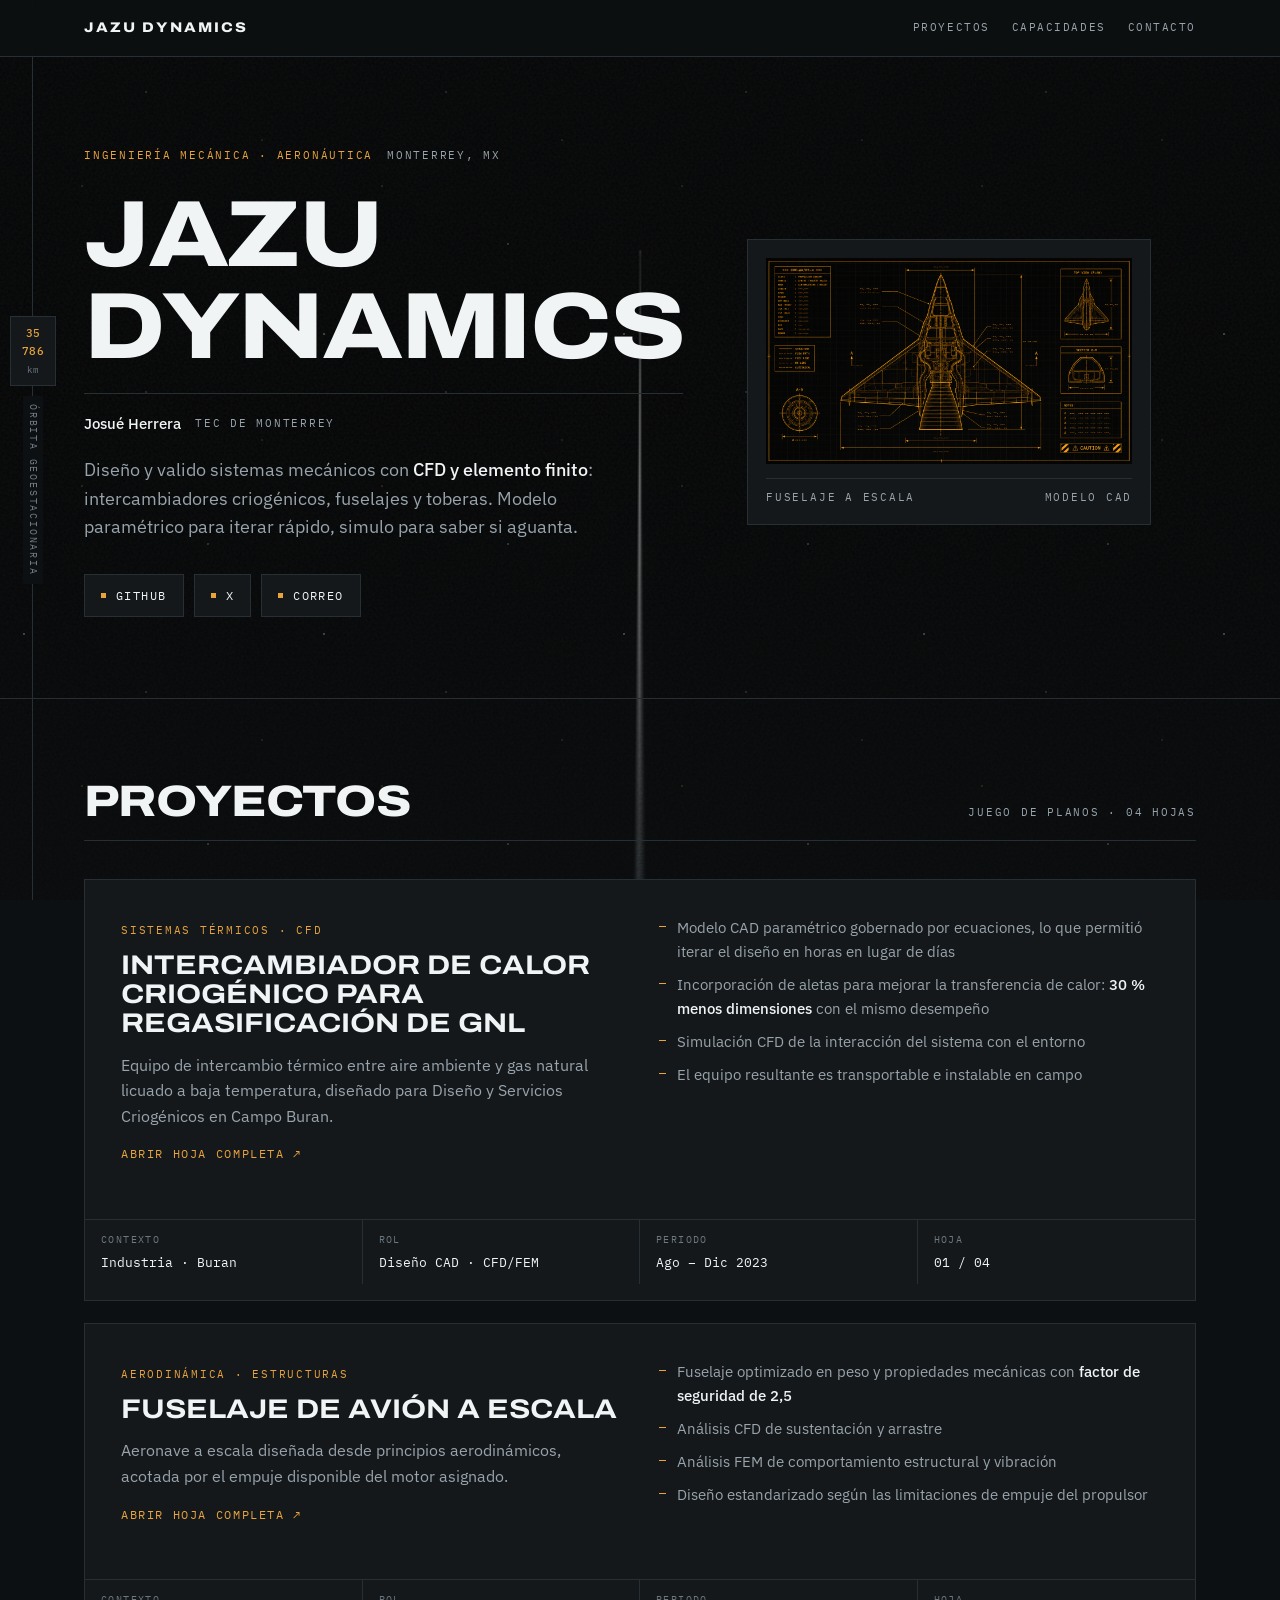
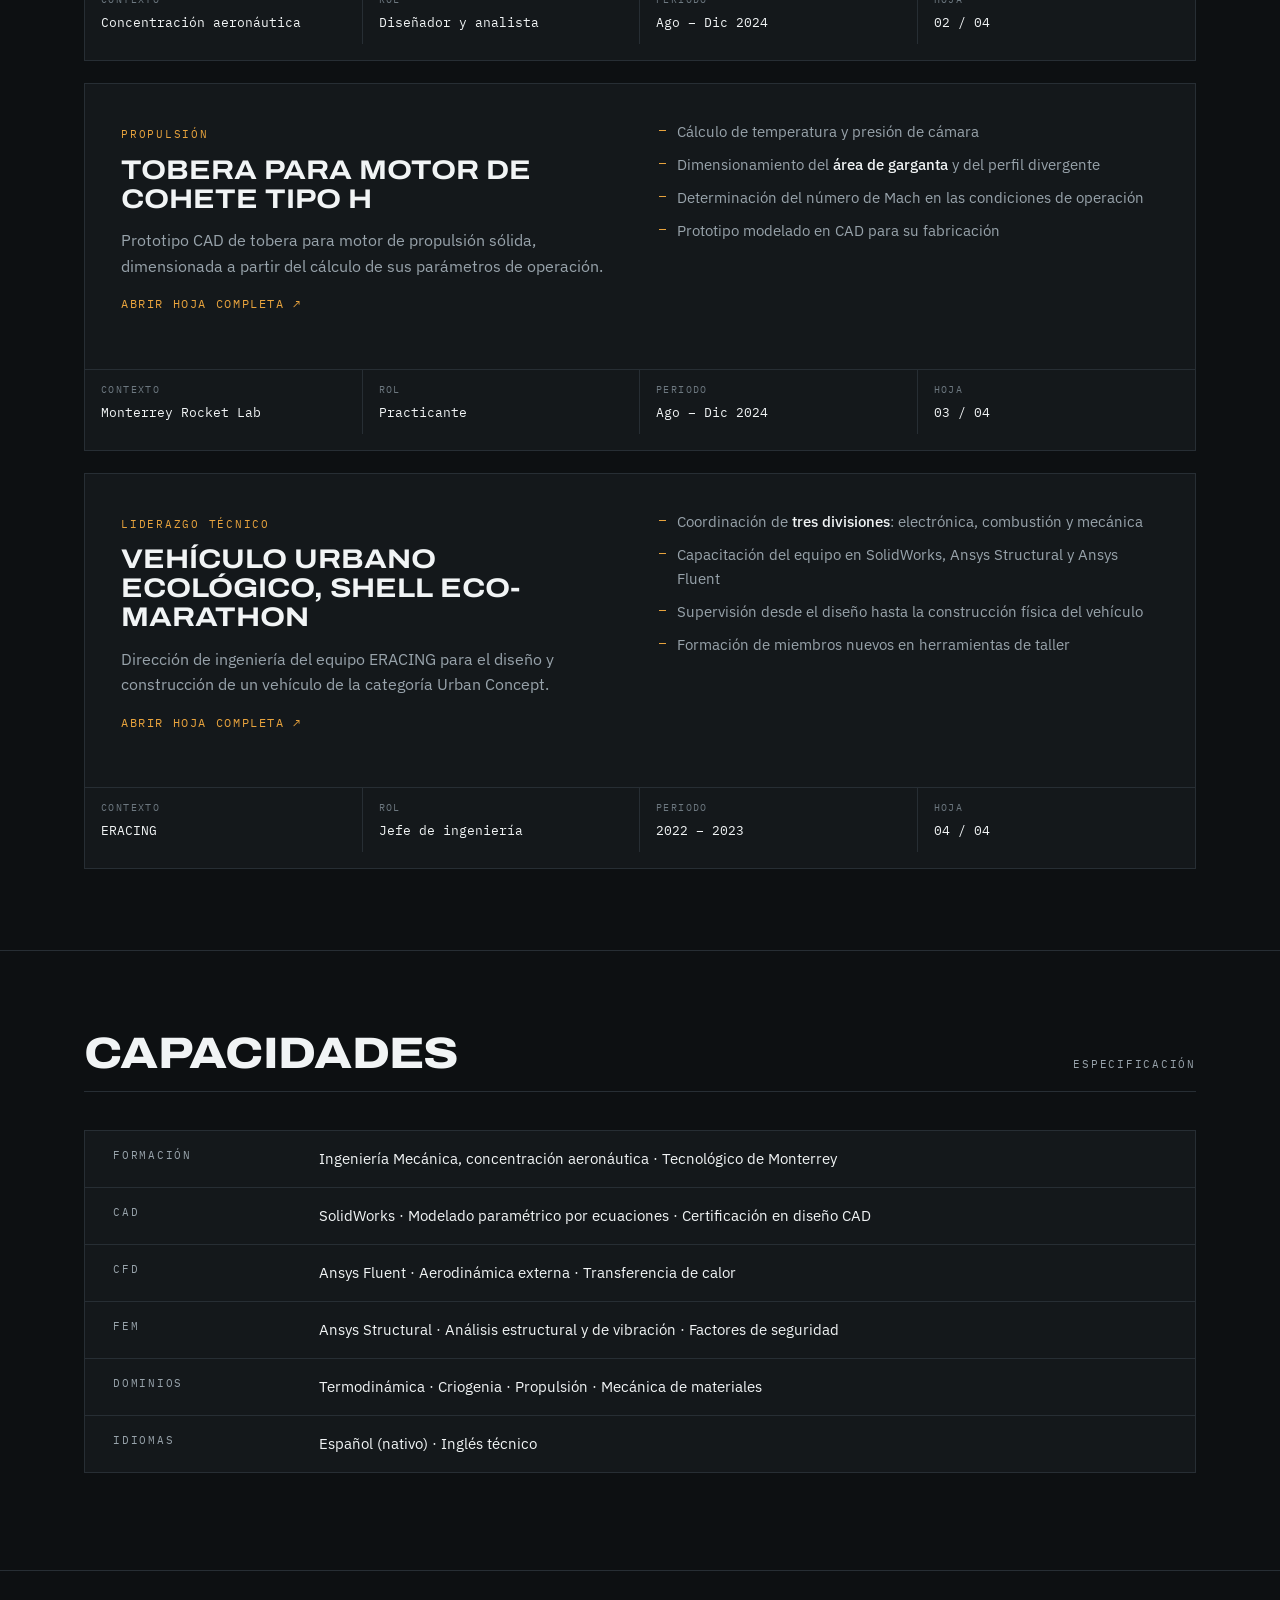
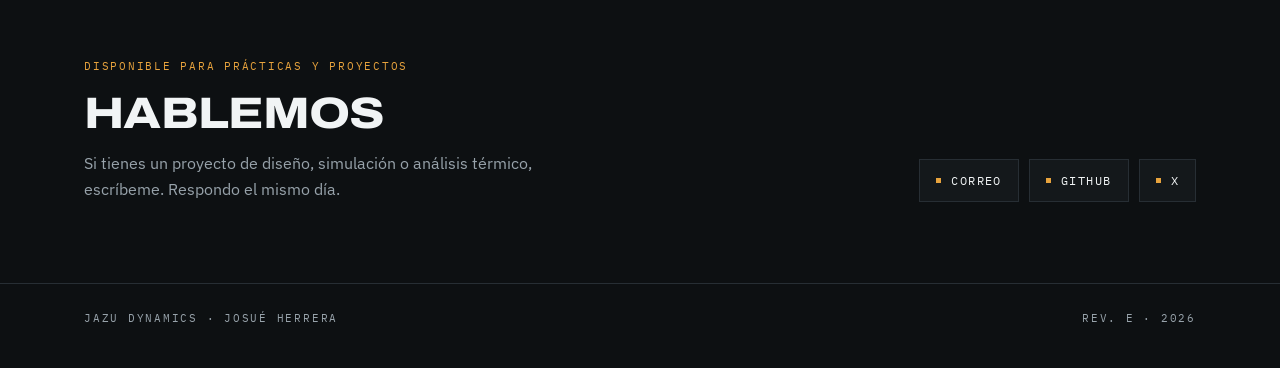
<file: index.html>
<!DOCTYPE html>
<html lang="es">
<head>
<meta charset="utf-8">
<meta name="viewport" content="width=device-width, initial-scale=1">
<title>JAZU DYNAMICS — Josué Herrera, Ingeniero Mecánico</title>
<meta name="description" content="Portafolio de ingeniería mecánica con concentración aeronáutica: análisis CFD y FEM, diseño CAD paramétrico y sistemas térmicos.">
<meta property="og:title" content="JAZU DYNAMICS — Josué Herrera">
<meta property="og:description" content="Ingeniería mecánica aeronáutica: CFD, FEM y diseño CAD paramétrico.">
<meta property="og:type" content="website">
<link rel="preconnect" href="https://fonts.googleapis.com">
<link rel="preconnect" href="https://fonts.gstatic.com" crossorigin>
<link href="https://fonts.googleapis.com/css2?family=Archivo:wdth,wght@100..125,400..900&family=IBM+Plex+Mono:wght@400;500&family=IBM+Plex+Sans:wght@400;500&display=swap" rel="stylesheet">
<link rel="stylesheet" href="styles.css">
</head>
<body>

<div class="sky" aria-hidden="true"></div>
<div class="stars" aria-hidden="true"></div>

<aside class="alt" aria-hidden="true">
  <div class="alt__rail"><span class="alt__marks"></span></div>
  <div class="alt__read"><b id="altVal">35 786</b><span>km</span></div>
  <div class="alt__zone" id="altZone">Órbita geoestacionaria</div>
</aside>

<header class="bar">
  <div class="wrap bar__in">
    <a class="bar__name" href="#top">JAZU DYNAMICS</a>
    <nav class="bar__nav">
      <a href="#proyectos">Proyectos</a>
      <a href="#capacidades">Capacidades</a>
      <a href="#contacto">Contacto</a>
    </nav>
  </div>
</header>

<main id="top">

  <!-- ================= HERO ================= -->
  <div class="hero">
    <div class="wrap hero__grid">
      <div>
        <div class="hero__eyebrow">
          <span class="tag tag--amber">Ingeniería mecánica · Aeronáutica</span>
          <span class="tag">Monterrey, MX</span>
        </div>

        <h1>Jazu<br>Dynamics</h1>

        <div class="hero__sig">
          <b>Josué Herrera</b>
          <span class="tag">Tec de Monterrey</span>
        </div>

        <p class="hero__lead">Diseño y valido sistemas mecánicos con <strong>CFD y elemento finito</strong>: intercambiadores criogénicos, fuselajes y toberas. Modelo paramétrico para iterar rápido, simulo para saber si aguanta.</p>

        <div class="links">
          <a class="link" href="https://github.com/elipsonjumper" target="_blank" rel="noopener"><i></i>GitHub</a>
          <a class="link" href="https://x.com/TU-USUARIO-X" target="_blank" rel="noopener"><i></i>X</a>
          <a class="link" href="mailto:josueherrera12345@icloud.com"><i></i>Correo</a>
        </div>
      </div>

      <!-- Imagen principal -->
      <div class="plate">
        <img class="plate__img" src="avion2.png" alt="Modelo de la aeronave a escala">
        <div class="plate__foot">
          <span class="tag">Fuselaje a escala</span>
          <span class="tag">Modelo CAD</span>
        </div>
      </div>
    </div>
  </div>

  <!-- ================= PROYECTOS ================= -->
  <section id="proyectos">
    <div class="wrap">
      <div class="head">
        <h2>Proyectos</h2>
        <span class="tag">Juego de planos · 04 hojas</span>
      </div>

      <div class="sheets">

        <article class="sheet reveal">
          <div class="sheet__body">
            <div>
              <span class="tag tag--amber">Sistemas térmicos · CFD</span>
              <h3>Intercambiador de calor criogénico para regasificación de GNL</h3>
              <p>Equipo de intercambio térmico entre aire ambiente y gas natural licuado a baja temperatura, diseñado para Diseño y Servicios Criogénicos en Campo Buran.</p>
              <a class="go" href="proyecto-01.html">Abrir hoja completa <span aria-hidden="true">↗</span></a>
            </div>
            <div>
              <ul class="bullets">
                <li>Modelo CAD paramétrico gobernado por ecuaciones, lo que permitió iterar el diseño en horas en lugar de días</li>
                <li>Incorporación de aletas para mejorar la transferencia de calor: <b>30 % menos dimensiones</b> con el mismo desempeño</li>
                <li>Simulación CFD de la interacción del sistema con el entorno</li>
                <li>El equipo resultante es transportable e instalable en campo</li>
              </ul>
            </div>
          </div>
          <dl class="block">
            <div class="cell"><dt>Contexto</dt><dd>Industria · Buran</dd></div>
            <div class="cell"><dt>Rol</dt><dd>Diseño CAD · CFD/FEM</dd></div>
            <div class="cell"><dt>Periodo</dt><dd>Ago – Dic 2023</dd></div>
            <div class="cell"><dt>Hoja</dt><dd>01 / 04</dd></div>
          </dl>
        </article>

        <article class="sheet reveal">
          <div class="sheet__body">
            <div>
              <span class="tag tag--amber">Aerodinámica · Estructuras</span>
              <h3>Fuselaje de avión a escala</h3>
              <p>Aeronave a escala diseñada desde principios aerodinámicos, acotada por el empuje disponible del motor asignado.</p>
              <a class="go" href="proyecto-02.html">Abrir hoja completa <span aria-hidden="true">↗</span></a>
            </div>
            <div>
              <ul class="bullets">
                <li>Fuselaje optimizado en peso y propiedades mecánicas con <b>factor de seguridad de 2,5</b></li>
                <li>Análisis CFD de sustentación y arrastre</li>
                <li>Análisis FEM de comportamiento estructural y vibración</li>
                <li>Diseño estandarizado según las limitaciones de empuje del propulsor</li>
              </ul>
            </div>
          </div>
          <dl class="block">
            <div class="cell"><dt>Contexto</dt><dd>Concentración aeronáutica</dd></div>
            <div class="cell"><dt>Rol</dt><dd>Diseñador y analista</dd></div>
            <div class="cell"><dt>Periodo</dt><dd>Ago – Dic 2024</dd></div>
            <div class="cell"><dt>Hoja</dt><dd>02 / 04</dd></div>
          </dl>
        </article>

        <article class="sheet reveal">
          <div class="sheet__body">
            <div>
              <span class="tag tag--amber">Propulsión</span>
              <h3>Tobera para motor de cohete tipo H</h3>
              <p>Prototipo CAD de tobera para motor de propulsión sólida, dimensionada a partir del cálculo de sus parámetros de operación.</p>
              <a class="go" href="proyecto-03.html">Abrir hoja completa <span aria-hidden="true">↗</span></a>
            </div>
            <div>
              <ul class="bullets">
                <li>Cálculo de temperatura y presión de cámara</li>
                <li>Dimensionamiento del <b>área de garganta</b> y del perfil divergente</li>
                <li>Determinación del número de Mach en las condiciones de operación</li>
                <li>Prototipo modelado en CAD para su fabricación</li>
              </ul>
            </div>
          </div>
          <dl class="block">
            <div class="cell"><dt>Contexto</dt><dd>Monterrey Rocket Lab</dd></div>
            <div class="cell"><dt>Rol</dt><dd>Practicante</dd></div>
            <div class="cell"><dt>Periodo</dt><dd>Ago – Dic 2024</dd></div>
            <div class="cell"><dt>Hoja</dt><dd>03 / 04</dd></div>
          </dl>
        </article>

        <article class="sheet reveal">
          <div class="sheet__body">
            <div>
              <span class="tag tag--amber">Liderazgo técnico</span>
              <h3>Vehículo urbano ecológico, Shell Eco-marathon</h3>
              <p>Dirección de ingeniería del equipo ERACING para el diseño y construcción de un vehículo de la categoría Urban Concept.</p>
              <a class="go" href="proyecto-04.html">Abrir hoja completa <span aria-hidden="true">↗</span></a>
            </div>
            <div>
              <ul class="bullets">
                <li>Coordinación de <b>tres divisiones</b>: electrónica, combustión y mecánica</li>
                <li>Capacitación del equipo en SolidWorks, Ansys Structural y Ansys Fluent</li>
                <li>Supervisión desde el diseño hasta la construcción física del vehículo</li>
                <li>Formación de miembros nuevos en herramientas de taller</li>
              </ul>
            </div>
          </div>
          <dl class="block">
            <div class="cell"><dt>Contexto</dt><dd>ERACING</dd></div>
            <div class="cell"><dt>Rol</dt><dd>Jefe de ingeniería</dd></div>
            <div class="cell"><dt>Periodo</dt><dd>2022 – 2023</dd></div>
            <div class="cell"><dt>Hoja</dt><dd>04 / 04</dd></div>
          </dl>
        </article>

      </div>
    </div>
  </section>

  <!-- ================= CAPACIDADES ================= -->
  <section id="capacidades">
    <div class="wrap">
      <div class="head">
        <h2>Capacidades</h2>
        <span class="tag">Especificación</span>
      </div>
      <dl class="specs reveal">
        <div class="row"><dt class="tag">Formación</dt><dd>Ingeniería Mecánica, concentración aeronáutica · Tecnológico de Monterrey</dd></div>
        <div class="row"><dt class="tag">CAD</dt><dd>SolidWorks · Modelado paramétrico por ecuaciones · Certificación en diseño CAD</dd></div>
        <div class="row"><dt class="tag">CFD</dt><dd>Ansys Fluent · Aerodinámica externa · Transferencia de calor</dd></div>
        <div class="row"><dt class="tag">FEM</dt><dd>Ansys Structural · Análisis estructural y de vibración · Factores de seguridad</dd></div>
        <div class="row"><dt class="tag">Dominios</dt><dd>Termodinámica · Criogenia · Propulsión · Mecánica de materiales</dd></div>
        <div class="row"><dt class="tag">Idiomas</dt><dd>Español (nativo) · Inglés técnico</dd></div>
      </dl>
    </div>
  </section>

  <!-- ================= CONTACTO ================= -->
  <section id="contacto">
    <div class="wrap contact">
      <div>
        <span class="tag tag--amber">Disponible para prácticas y proyectos</span>
        <h2 style="margin-top:14px">Hablemos</h2>
        <p>Si tienes un proyecto de diseño, simulación o análisis térmico, escríbeme. Respondo el mismo día.</p>
      </div>
      <div class="links" style="margin:0">
        <a class="link" href="mailto:josueherrera12345@icloud.com"><i></i>Correo</a>
        <a class="link" href="https://github.com/elipsonjumper" target="_blank" rel="noopener"><i></i>GitHub</a>
        <a class="link" href="https://x.com/TU-USUARIO-X" target="_blank" rel="noopener"><i></i>X</a>
      </div>
    </div>
  </section>

</main>

<footer>
  <div class="wrap rev">
    <span class="tag">Jazu Dynamics · Josué Herrera</span>
    <span class="tag">Rev. E · <span id="anio">2026</span></span>
  </div>
</footer>

<script src="app.js"></script>
</body>
</html>
</file>
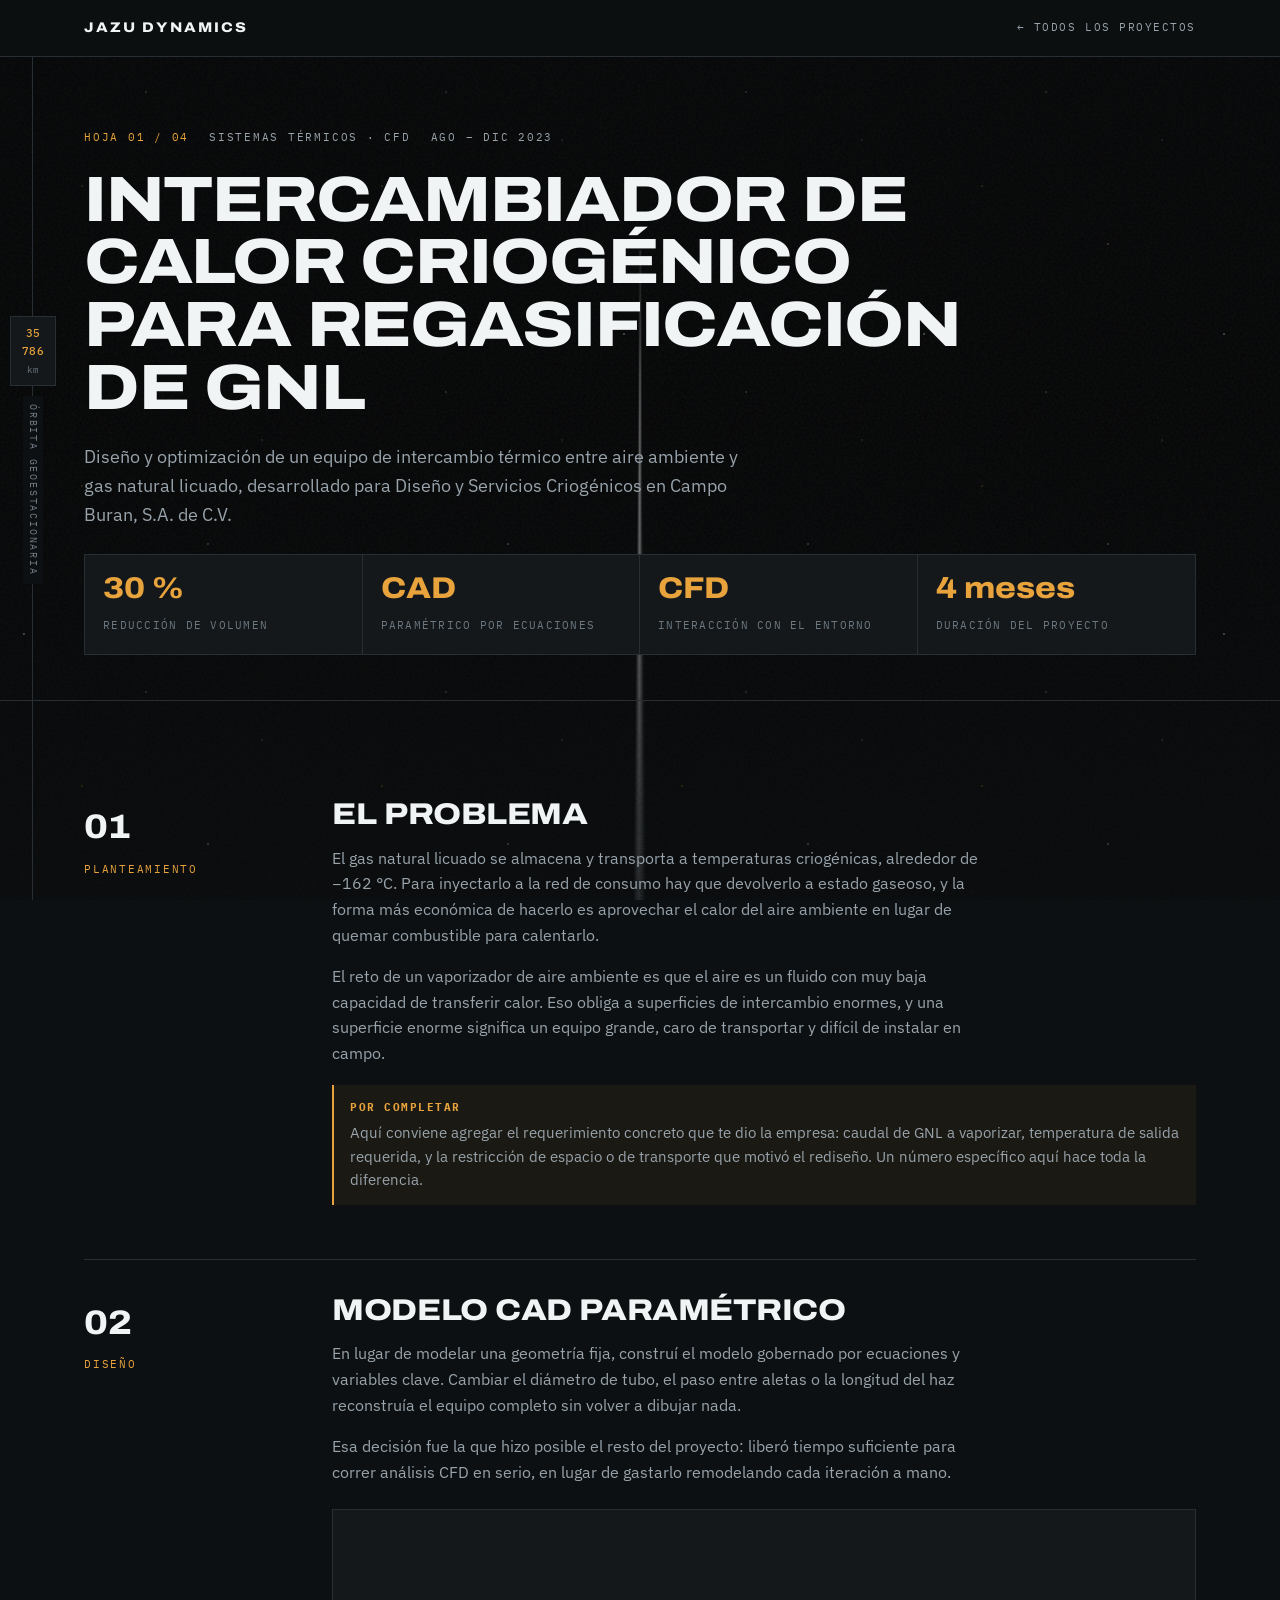
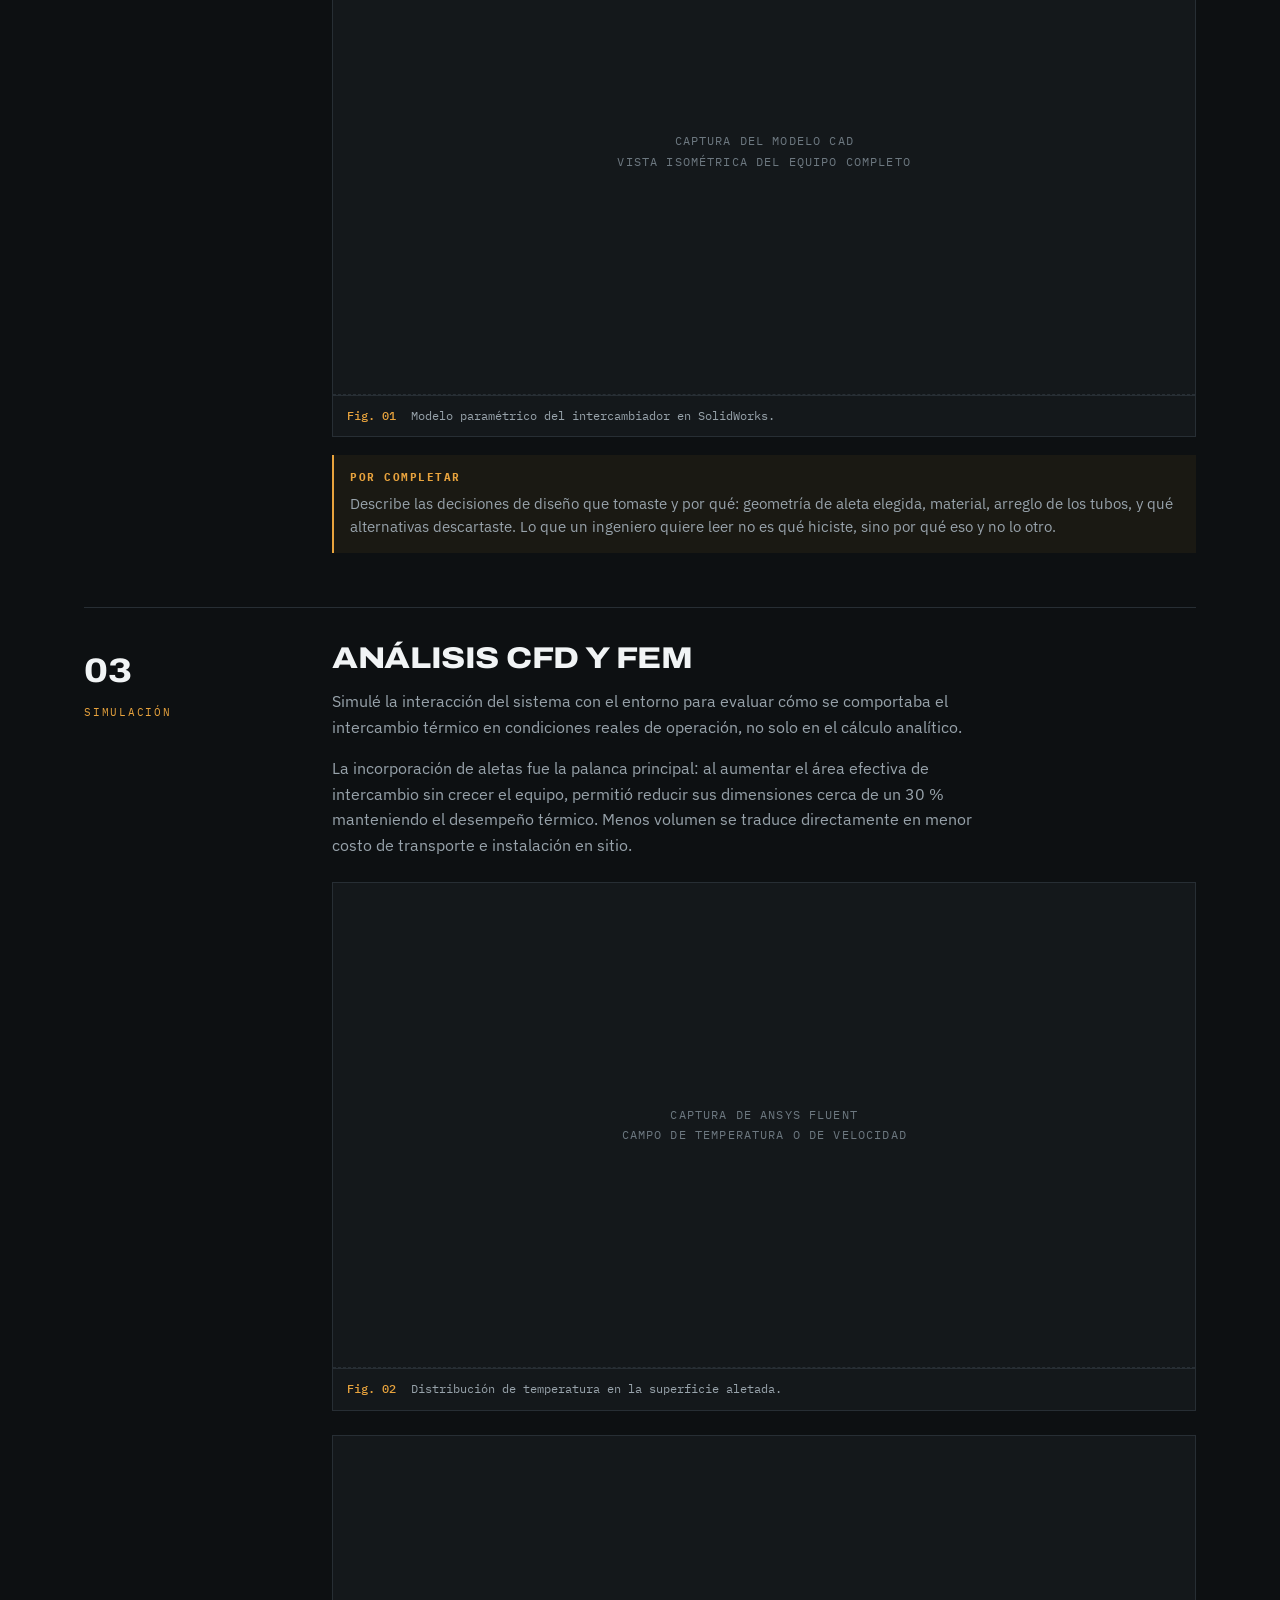
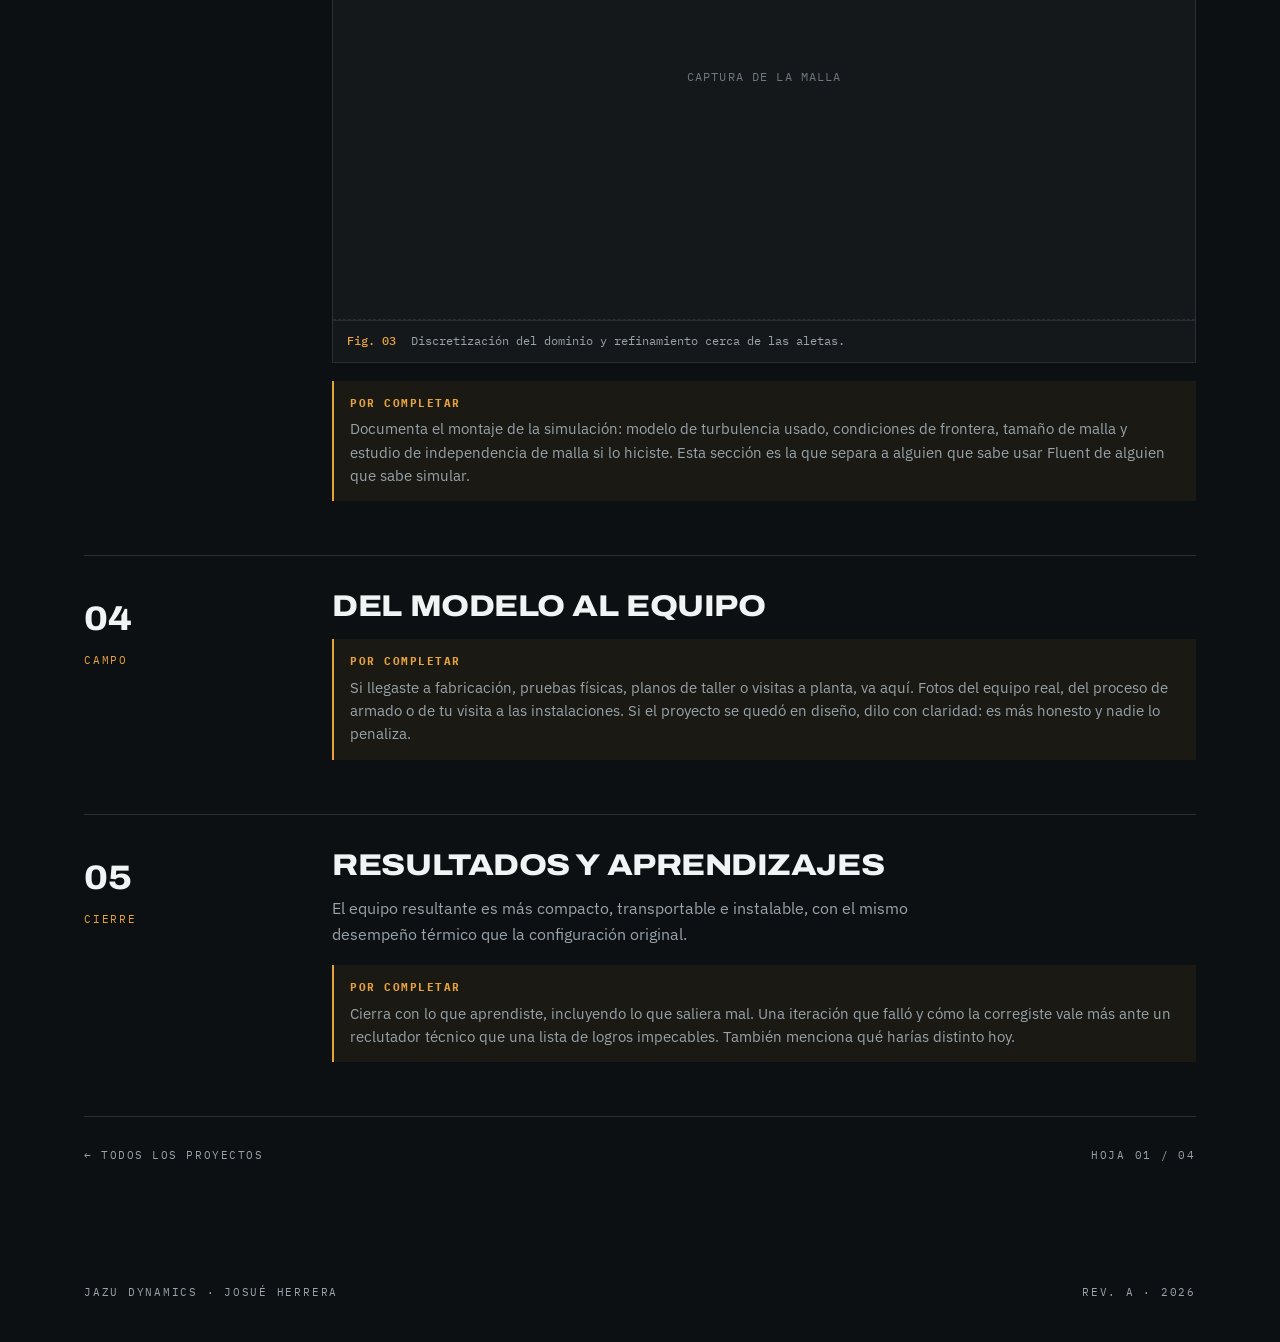
<file: proyecto-01.html>
<!DOCTYPE html>
<html lang="es">
<head>
<meta charset="utf-8">
<meta name="viewport" content="width=device-width, initial-scale=1">
<title>Intercambiador criogénico para GNL — JAZU DYNAMICS</title>
<meta name="description" content="Diseño CAD paramétrico y análisis CFD de un intercambiador de calor criogénico para regasificación de GNL.">
<link rel="preconnect" href="https://fonts.googleapis.com">
<link rel="preconnect" href="https://fonts.gstatic.com" crossorigin>
<link href="https://fonts.googleapis.com/css2?family=Archivo:wdth,wght@100..125,400..900&family=IBM+Plex+Mono:wght@400;500&family=IBM+Plex+Sans:wght@400;500&display=swap" rel="stylesheet">
<link rel="stylesheet" href="styles.css">
</head>
<body>

<div class="sky" aria-hidden="true"></div>
<div class="stars" aria-hidden="true"></div>

<aside class="alt" aria-hidden="true">
  <div class="alt__rail"><span class="alt__marks"></span></div>
  <div class="alt__read"><b id="altVal">35 786</b><span>km</span></div>
  <div class="alt__zone" id="altZone">Órbita geoestacionaria</div>
</aside>

<header class="bar">
  <div class="wrap bar__in">
    <a class="bar__name" href="index.html">JAZU DYNAMICS</a>
    <nav class="bar__nav">
      <a class="back" href="index.html">← Todos los proyectos</a>
    </nav>
  </div>
</header>

<main>

  <!-- ============ ENCABEZADO ============ -->
  <div class="phead">
    <div class="wrap">
      <div class="phead__meta">
        <span class="tag tag--amber">Hoja 01 / 04</span>
        <span class="tag">Sistemas térmicos · CFD</span>
        <span class="tag">Ago – Dic 2023</span>
      </div>
      <h1>Intercambiador de calor criogénico para regasificación de GNL</h1>
      <p>Diseño y optimización de un equipo de intercambio térmico entre aire ambiente y gas natural licuado, desarrollado para Diseño y Servicios Criogénicos en Campo Buran, S.A. de C.V.</p>

      <div class="datos">
        <div class="dato"><b>30 %</b><span>Reducción de volumen</span></div>
        <div class="dato"><b>CAD</b><span>Paramétrico por ecuaciones</span></div>
        <div class="dato"><b>CFD</b><span>Interacción con el entorno</span></div>
        <div class="dato"><b>4 meses</b><span>Duración del proyecto</span></div>
      </div>
    </div>
  </div>

  <div class="pbody">
    <div class="wrap">

      <!-- ============ 01 PLANTEAMIENTO ============ -->
      <section class="part">
        <div class="part__no"><b>01</b>Planteamiento</div>
        <div>
          <h2>El problema</h2>
          <p>El gas natural licuado se almacena y transporta a temperaturas criogénicas, alrededor de −162 °C. Para inyectarlo a la red de consumo hay que devolverlo a estado gaseoso, y la forma más económica de hacerlo es aprovechar el calor del aire ambiente en lugar de quemar combustible para calentarlo.</p>
          <p>El reto de un vaporizador de aire ambiente es que el aire es un fluido con muy baja capacidad de transferir calor. Eso obliga a superficies de intercambio enormes, y una superficie enorme significa un equipo grande, caro de transportar y difícil de instalar en campo.</p>

          <div class="todo">
            <b>Por completar</b>
            Aquí conviene agregar el requerimiento concreto que te dio la empresa: caudal de GNL a vaporizar, temperatura de salida requerida, y la restricción de espacio o de transporte que motivó el rediseño. Un número específico aquí hace toda la diferencia.
          </div>
        </div>
      </section>

      <!-- ============ 02 DISEÑO ============ -->
      <section class="part">
        <div class="part__no"><b>02</b>Diseño</div>
        <div>
          <h2>Modelo CAD paramétrico</h2>
          <p>En lugar de modelar una geometría fija, construí el modelo gobernado por ecuaciones y variables clave. Cambiar el diámetro de tubo, el paso entre aletas o la longitud del haz reconstruía el equipo completo sin volver a dibujar nada.</p>
          <p>Esa decisión fue la que hizo posible el resto del proyecto: liberó tiempo suficiente para correr análisis CFD en serio, en lugar de gastarlo remodelando cada iteración a mano.</p>

          <figure class="fig">
            <div class="fig__hueco">Captura del modelo CAD<br>Vista isométrica del equipo completo</div>
            <figcaption><b>Fig. 01</b> Modelo paramétrico del intercambiador en SolidWorks.</figcaption>
          </figure>

          <div class="todo">
            <b>Por completar</b>
            Describe las decisiones de diseño que tomaste y por qué: geometría de aleta elegida, material, arreglo de los tubos, y qué alternativas descartaste. Lo que un ingeniero quiere leer no es qué hiciste, sino por qué eso y no lo otro.
          </div>
        </div>
      </section>

      <!-- ============ 03 SIMULACIÓN ============ -->
      <section class="part">
        <div class="part__no"><b>03</b>Simulación</div>
        <div>
          <h2>Análisis CFD y FEM</h2>
          <p>Simulé la interacción del sistema con el entorno para evaluar cómo se comportaba el intercambio térmico en condiciones reales de operación, no solo en el cálculo analítico.</p>
          <p>La incorporación de aletas fue la palanca principal: al aumentar el área efectiva de intercambio sin crecer el equipo, permitió reducir sus dimensiones cerca de un 30 % manteniendo el desempeño térmico. Menos volumen se traduce directamente en menor costo de transporte e instalación en sitio.</p>

          <figure class="fig">
            <div class="fig__hueco">Captura de Ansys Fluent<br>Campo de temperatura o de velocidad</div>
            <figcaption><b>Fig. 02</b> Distribución de temperatura en la superficie aletada.</figcaption>
          </figure>

          <figure class="fig">
            <div class="fig__hueco">Captura de la malla</div>
            <figcaption><b>Fig. 03</b> Discretización del dominio y refinamiento cerca de las aletas.</figcaption>
          </figure>

          <div class="todo">
            <b>Por completar</b>
            Documenta el montaje de la simulación: modelo de turbulencia usado, condiciones de frontera, tamaño de malla y estudio de independencia de malla si lo hiciste. Esta sección es la que separa a alguien que sabe usar Fluent de alguien que sabe simular.
          </div>
        </div>
      </section>

      <!-- ============ 04 VALIDACIÓN Y CAMPO ============ -->
      <section class="part">
        <div class="part__no"><b>04</b>Campo</div>
        <div>
          <h2>Del modelo al equipo</h2>
          <div class="todo">
            <b>Por completar</b>
            Si llegaste a fabricación, pruebas físicas, planos de taller o visitas a planta, va aquí. Fotos del equipo real, del proceso de armado o de tu visita a las instalaciones. Si el proyecto se quedó en diseño, dilo con claridad: es más honesto y nadie lo penaliza.
          </div>
        </div>
      </section>

      <!-- ============ 05 RESULTADOS ============ -->
      <section class="part">
        <div class="part__no"><b>05</b>Cierre</div>
        <div>
          <h2>Resultados y aprendizajes</h2>
          <p>El equipo resultante es más compacto, transportable e instalable, con el mismo desempeño térmico que la configuración original.</p>
          <div class="todo">
            <b>Por completar</b>
            Cierra con lo que aprendiste, incluyendo lo que saliera mal. Una iteración que falló y cómo la corregiste vale más ante un reclutador técnico que una lista de logros impecables. También menciona qué harías distinto hoy.
          </div>
        </div>
      </section>

      <div class="siguiente">
        <a class="back" href="index.html">← Todos los proyectos</a>
        <span class="tag">Hoja 01 / 04</span>
      </div>

    </div>
  </div>

</main>

<footer>
  <div class="wrap rev">
    <span class="tag">Jazu Dynamics · Josué Herrera</span>
    <span class="tag">Rev. A · <span id="anio">2026</span></span>
  </div>
</footer>

<script src="app.js"></script>
</body>
</html>
</file>
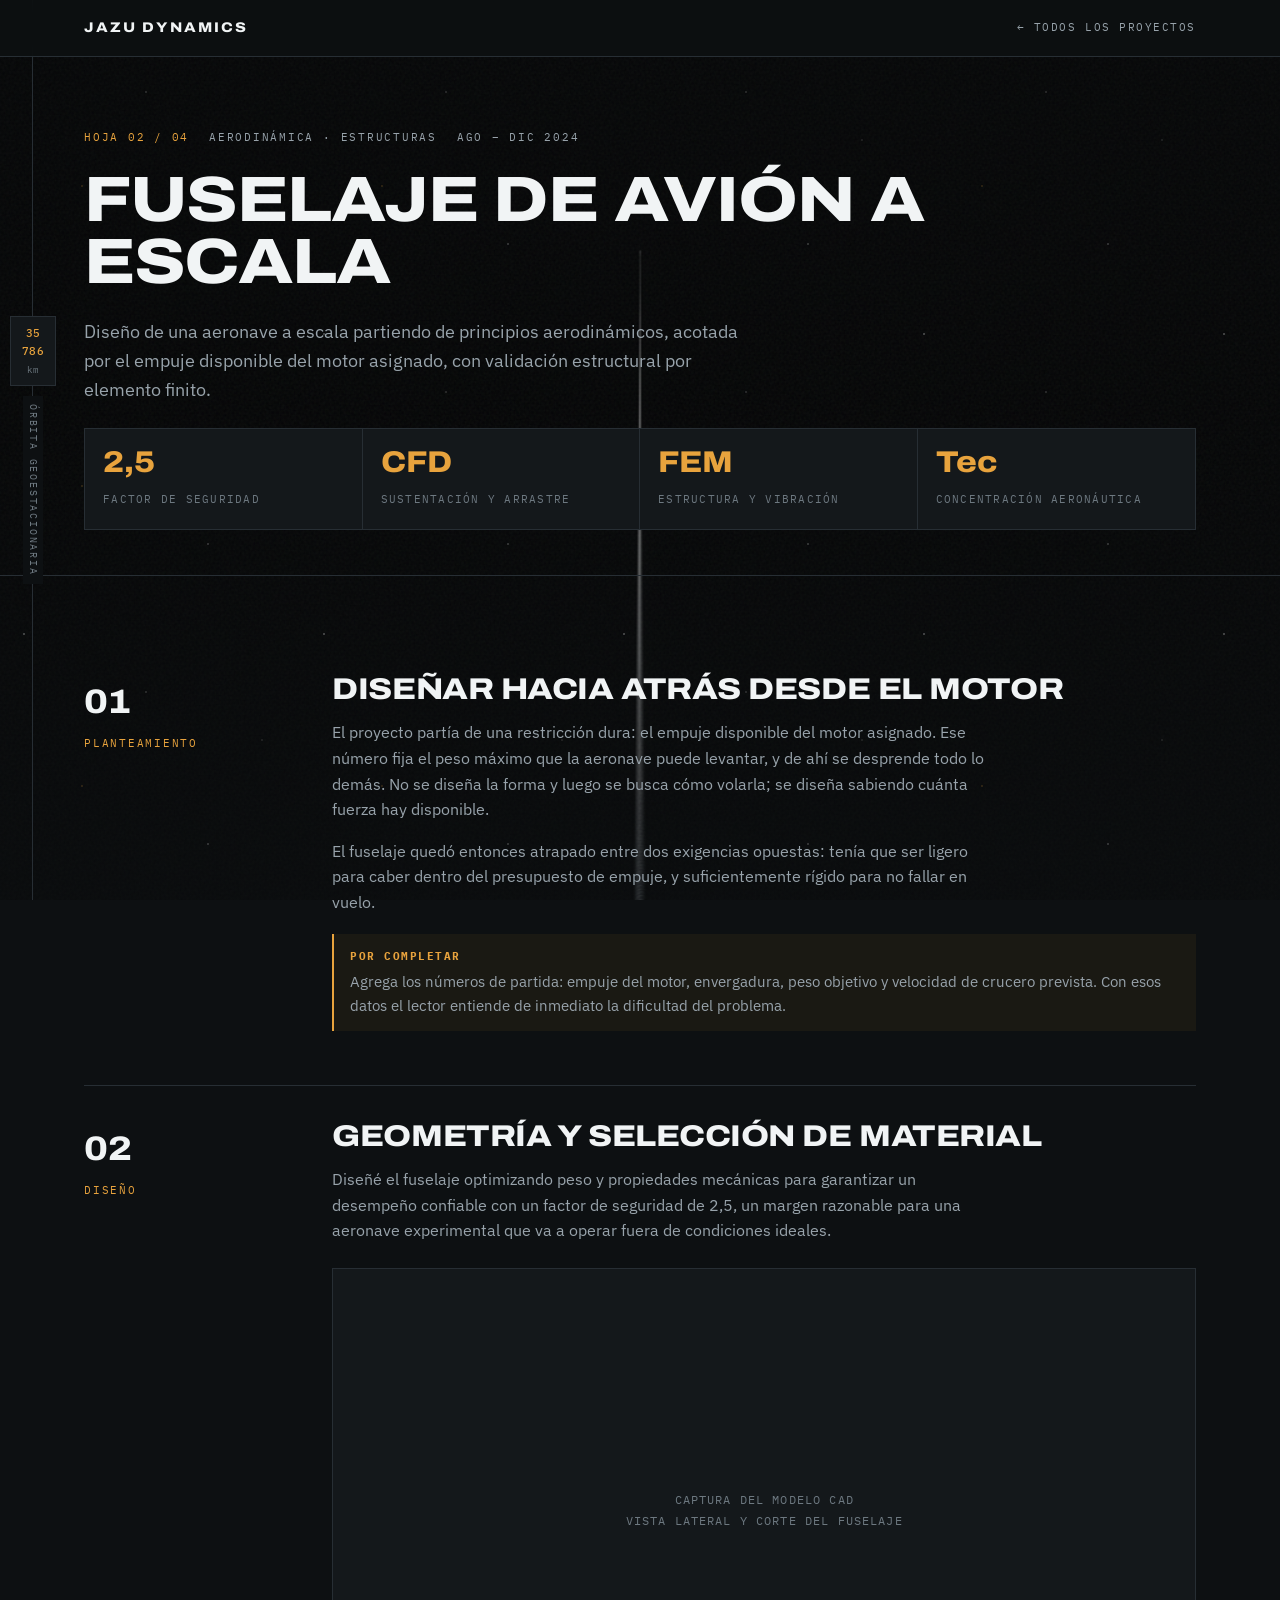
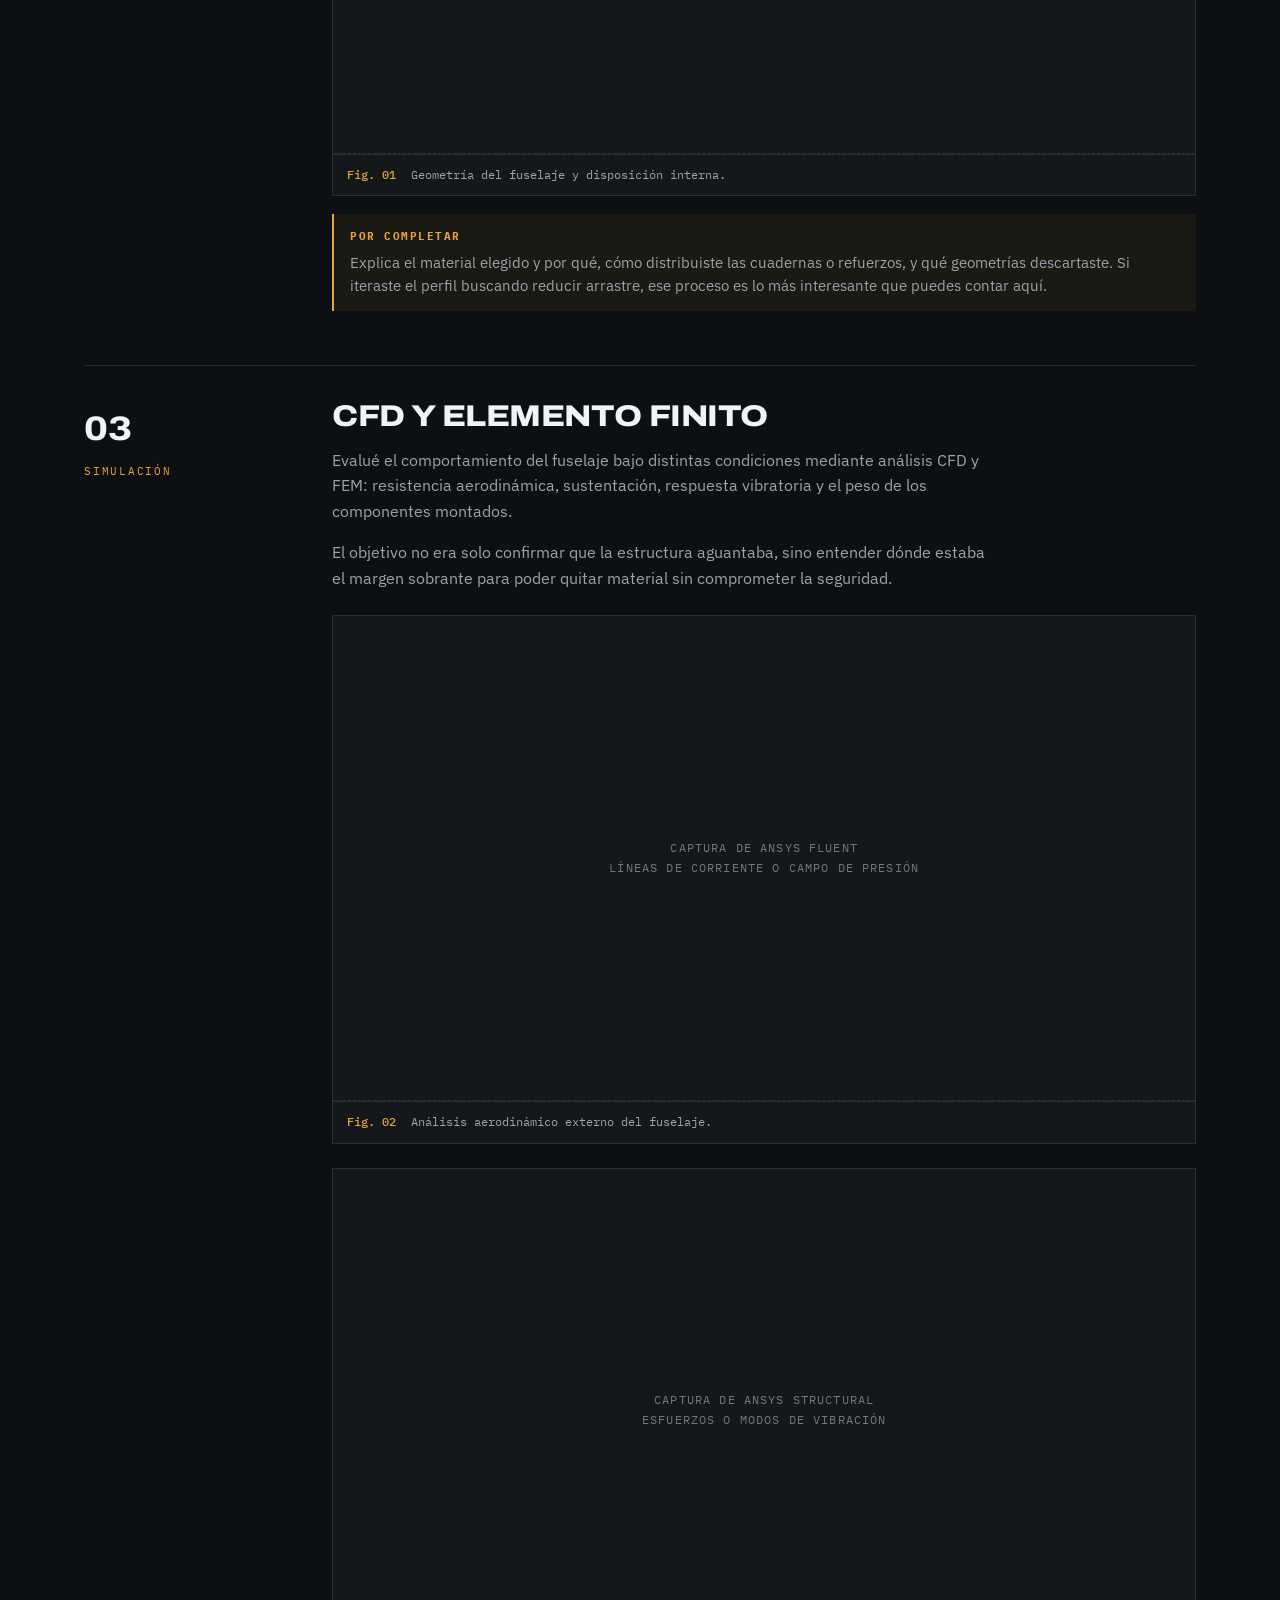
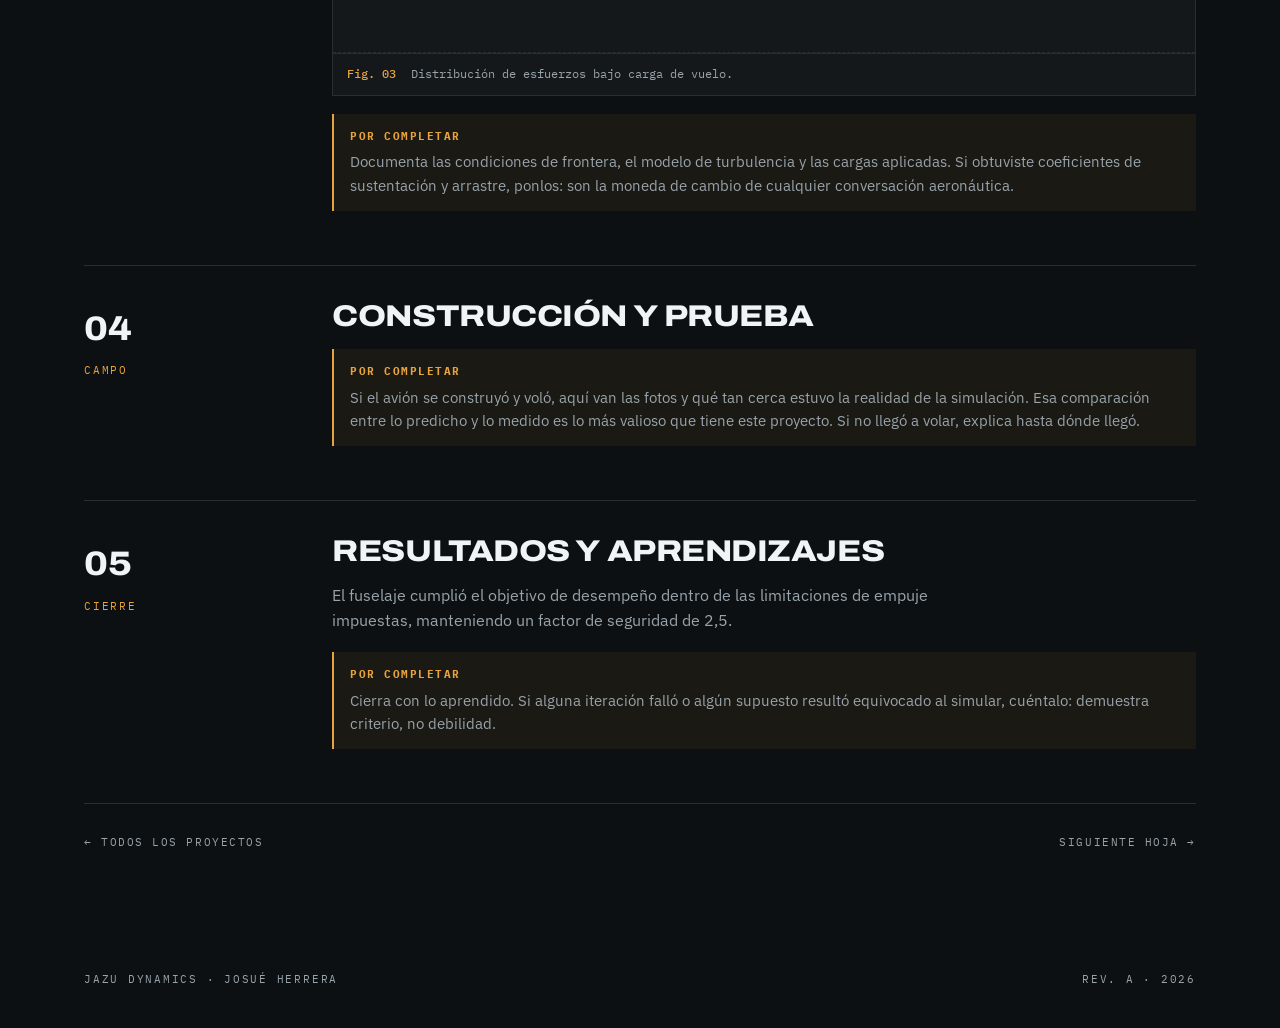
<file: proyecto-02.html>
<!DOCTYPE html>
<html lang="es">
<head>
<meta charset="utf-8">
<meta name="viewport" content="width=device-width, initial-scale=1">
<title>Fuselaje de avión a escala — JAZU DYNAMICS</title>
<meta name="description" content="Diseño aerodinámico y estructural de un fuselaje a escala, validado con CFD y FEM.">
<link rel="preconnect" href="https://fonts.googleapis.com">
<link rel="preconnect" href="https://fonts.gstatic.com" crossorigin>
<link href="https://fonts.googleapis.com/css2?family=Archivo:wdth,wght@100..125,400..900&family=IBM+Plex+Mono:wght@400;500&family=IBM+Plex+Sans:wght@400;500&display=swap" rel="stylesheet">
<link rel="stylesheet" href="styles.css">
</head>
<body>

<div class="sky" aria-hidden="true"></div>
<div class="stars" aria-hidden="true"></div>

<aside class="alt" aria-hidden="true">
  <div class="alt__rail"><span class="alt__marks"></span></div>
  <div class="alt__read"><b id="altVal">35 786</b><span>km</span></div>
  <div class="alt__zone" id="altZone">Órbita geoestacionaria</div>
</aside>

<header class="bar">
  <div class="wrap bar__in">
    <a class="bar__name" href="index.html">JAZU DYNAMICS</a>
    <nav class="bar__nav">
      <a class="back" href="index.html">← Todos los proyectos</a>
    </nav>
  </div>
</header>

<main>

  <div class="phead">
    <div class="wrap">
      <div class="phead__meta">
        <span class="tag tag--amber">Hoja 02 / 04</span>
        <span class="tag">Aerodinámica · Estructuras</span>
        <span class="tag">Ago – Dic 2024</span>
      </div>
      <h1>Fuselaje de avión a escala</h1>
      <p>Diseño de una aeronave a escala partiendo de principios aerodinámicos, acotada por el empuje disponible del motor asignado, con validación estructural por elemento finito.</p>

      <div class="datos">
        <div class="dato"><b>2,5</b><span>Factor de seguridad</span></div>
        <div class="dato"><b>CFD</b><span>Sustentación y arrastre</span></div>
        <div class="dato"><b>FEM</b><span>Estructura y vibración</span></div>
        <div class="dato"><b>Tec</b><span>Concentración aeronáutica</span></div>
      </div>
    </div>
  </div>

  <div class="pbody">
    <div class="wrap">

      <section class="part">
        <div class="part__no"><b>01</b>Planteamiento</div>
        <div>
          <h2>Diseñar hacia atrás desde el motor</h2>
          <p>El proyecto partía de una restricción dura: el empuje disponible del motor asignado. Ese número fija el peso máximo que la aeronave puede levantar, y de ahí se desprende todo lo demás. No se diseña la forma y luego se busca cómo volarla; se diseña sabiendo cuánta fuerza hay disponible.</p>
          <p>El fuselaje quedó entonces atrapado entre dos exigencias opuestas: tenía que ser ligero para caber dentro del presupuesto de empuje, y suficientemente rígido para no fallar en vuelo.</p>

          <div class="todo">
            <b>Por completar</b>
            Agrega los números de partida: empuje del motor, envergadura, peso objetivo y velocidad de crucero prevista. Con esos datos el lector entiende de inmediato la dificultad del problema.
          </div>
        </div>
      </section>

      <section class="part">
        <div class="part__no"><b>02</b>Diseño</div>
        <div>
          <h2>Geometría y selección de material</h2>
          <p>Diseñé el fuselaje optimizando peso y propiedades mecánicas para garantizar un desempeño confiable con un factor de seguridad de 2,5, un margen razonable para una aeronave experimental que va a operar fuera de condiciones ideales.</p>

          <figure class="fig">
            <div class="fig__hueco">Captura del modelo CAD<br>Vista lateral y corte del fuselaje</div>
            <figcaption><b>Fig. 01</b> Geometría del fuselaje y disposición interna.</figcaption>
          </figure>

          <div class="todo">
            <b>Por completar</b>
            Explica el material elegido y por qué, cómo distribuiste las cuadernas o refuerzos, y qué geometrías descartaste. Si iteraste el perfil buscando reducir arrastre, ese proceso es lo más interesante que puedes contar aquí.
          </div>
        </div>
      </section>

      <section class="part">
        <div class="part__no"><b>03</b>Simulación</div>
        <div>
          <h2>CFD y elemento finito</h2>
          <p>Evalué el comportamiento del fuselaje bajo distintas condiciones mediante análisis CFD y FEM: resistencia aerodinámica, sustentación, respuesta vibratoria y el peso de los componentes montados.</p>
          <p>El objetivo no era solo confirmar que la estructura aguantaba, sino entender dónde estaba el margen sobrante para poder quitar material sin comprometer la seguridad.</p>

          <figure class="fig">
            <div class="fig__hueco">Captura de Ansys Fluent<br>Líneas de corriente o campo de presión</div>
            <figcaption><b>Fig. 02</b> Análisis aerodinámico externo del fuselaje.</figcaption>
          </figure>

          <figure class="fig">
            <div class="fig__hueco">Captura de Ansys Structural<br>Esfuerzos o modos de vibración</div>
            <figcaption><b>Fig. 03</b> Distribución de esfuerzos bajo carga de vuelo.</figcaption>
          </figure>

          <div class="todo">
            <b>Por completar</b>
            Documenta las condiciones de frontera, el modelo de turbulencia y las cargas aplicadas. Si obtuviste coeficientes de sustentación y arrastre, ponlos: son la moneda de cambio de cualquier conversación aeronáutica.
          </div>
        </div>
      </section>

      <section class="part">
        <div class="part__no"><b>04</b>Campo</div>
        <div>
          <h2>Construcción y prueba</h2>
          <div class="todo">
            <b>Por completar</b>
            Si el avión se construyó y voló, aquí van las fotos y qué tan cerca estuvo la realidad de la simulación. Esa comparación entre lo predicho y lo medido es lo más valioso que tiene este proyecto. Si no llegó a volar, explica hasta dónde llegó.
          </div>
        </div>
      </section>

      <section class="part">
        <div class="part__no"><b>05</b>Cierre</div>
        <div>
          <h2>Resultados y aprendizajes</h2>
          <p>El fuselaje cumplió el objetivo de desempeño dentro de las limitaciones de empuje impuestas, manteniendo un factor de seguridad de 2,5.</p>
          <div class="todo">
            <b>Por completar</b>
            Cierra con lo aprendido. Si alguna iteración falló o algún supuesto resultó equivocado al simular, cuéntalo: demuestra criterio, no debilidad.
          </div>
        </div>
      </section>

      <div class="siguiente">
        <a class="back" href="index.html">← Todos los proyectos</a>
        <a class="back" href="proyecto-03.html">Siguiente hoja →</a>
      </div>

    </div>
  </div>

</main>

<footer>
  <div class="wrap rev">
    <span class="tag">Jazu Dynamics · Josué Herrera</span>
    <span class="tag">Rev. A · <span id="anio">2026</span></span>
  </div>
</footer>

<script src="app.js"></script>
</body>
</html>
</file>
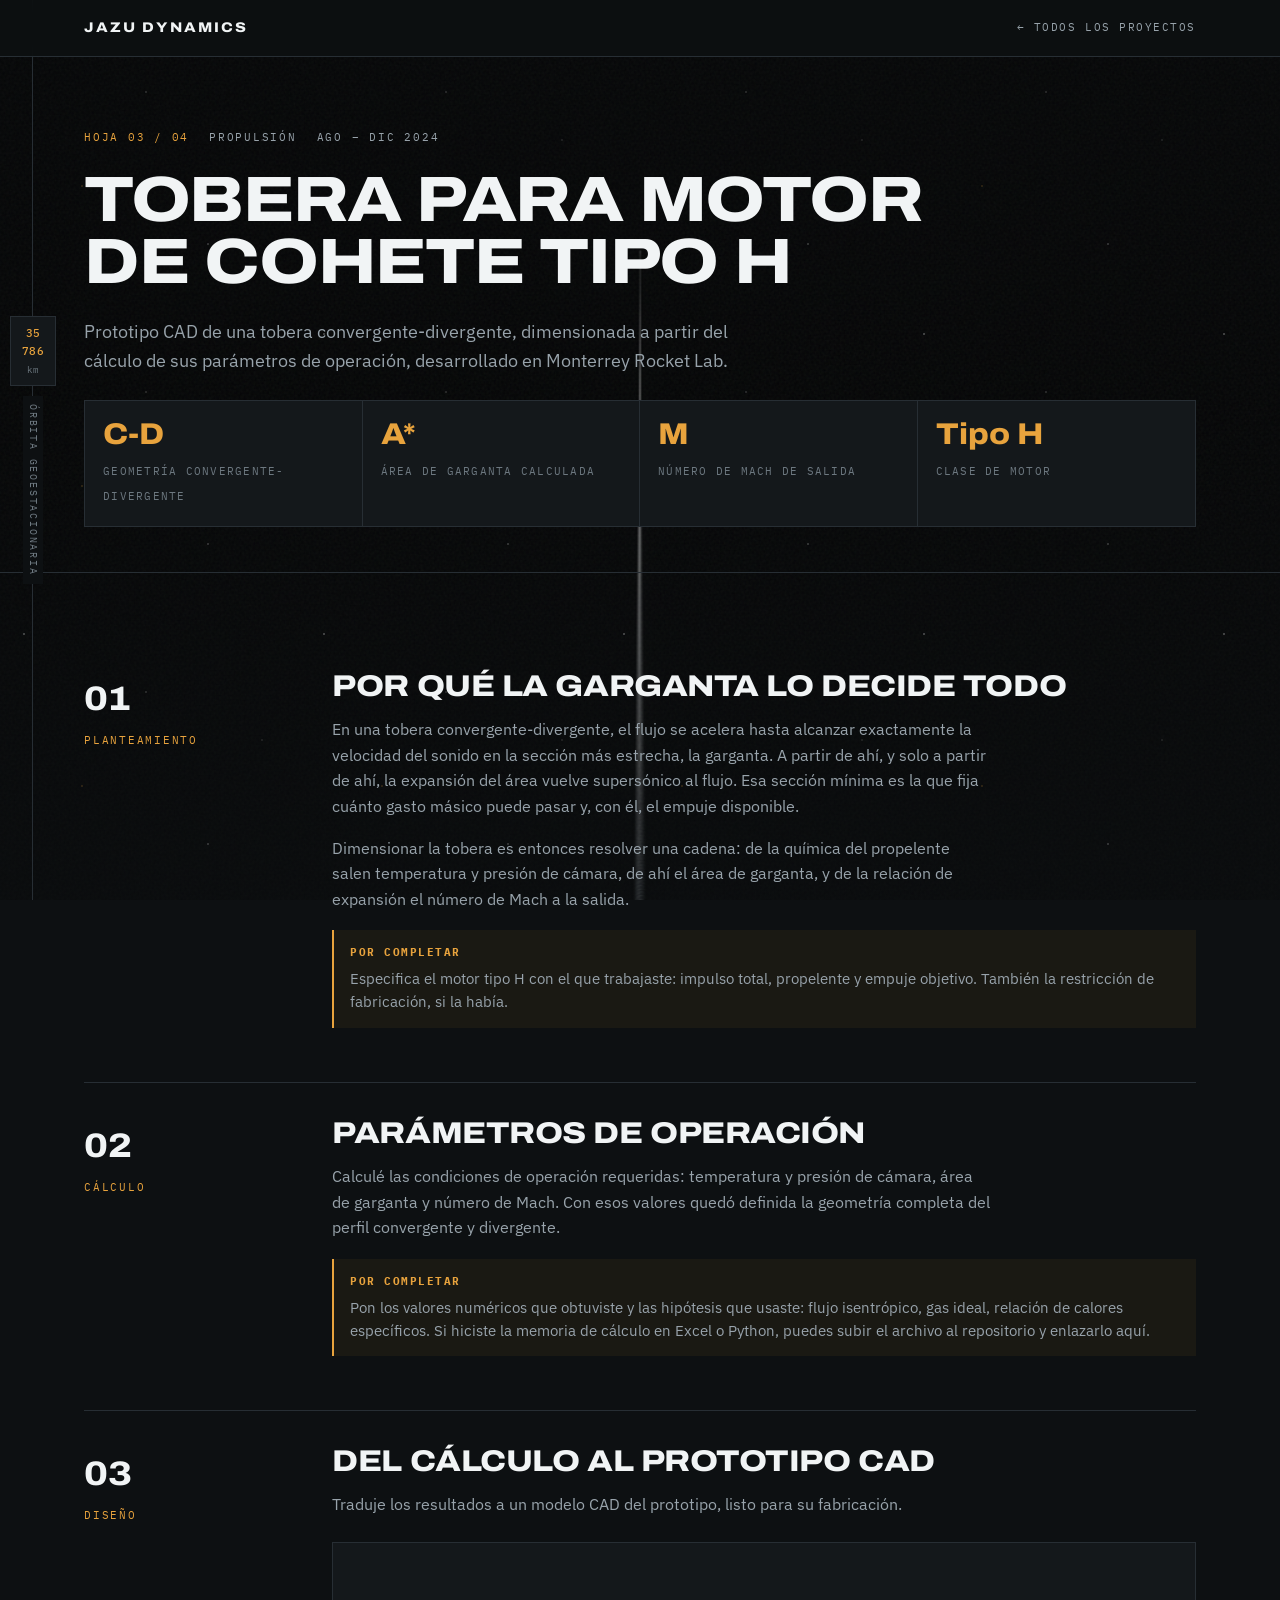
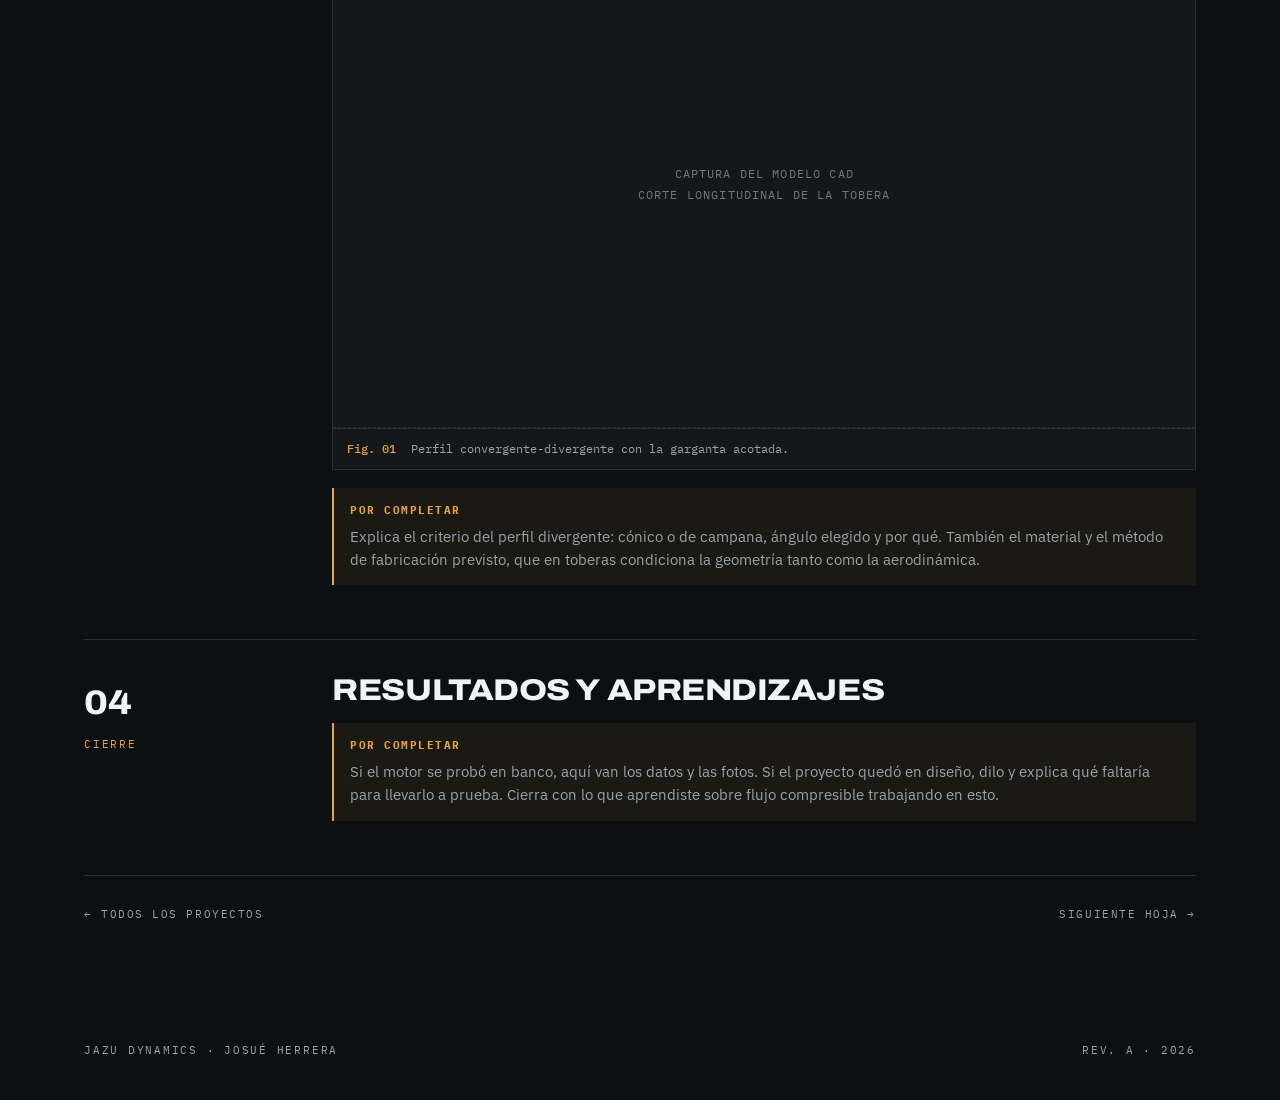
<file: proyecto-03.html>
<!DOCTYPE html>
<html lang="es">
<head>
<meta charset="utf-8">
<meta name="viewport" content="width=device-width, initial-scale=1">
<title>Tobera para motor de cohete tipo H — JAZU DYNAMICS</title>
<meta name="description" content="Diseño y cálculo de una tobera convergente-divergente para un motor de cohete tipo H.">
<link rel="preconnect" href="https://fonts.googleapis.com">
<link rel="preconnect" href="https://fonts.gstatic.com" crossorigin>
<link href="https://fonts.googleapis.com/css2?family=Archivo:wdth,wght@100..125,400..900&family=IBM+Plex+Mono:wght@400;500&family=IBM+Plex+Sans:wght@400;500&display=swap" rel="stylesheet">
<link rel="stylesheet" href="styles.css">
</head>
<body>

<div class="sky" aria-hidden="true"></div>
<div class="stars" aria-hidden="true"></div>

<aside class="alt" aria-hidden="true">
  <div class="alt__rail"><span class="alt__marks"></span></div>
  <div class="alt__read"><b id="altVal">35 786</b><span>km</span></div>
  <div class="alt__zone" id="altZone">Órbita geoestacionaria</div>
</aside>

<header class="bar">
  <div class="wrap bar__in">
    <a class="bar__name" href="index.html">JAZU DYNAMICS</a>
    <nav class="bar__nav">
      <a class="back" href="index.html">← Todos los proyectos</a>
    </nav>
  </div>
</header>

<main>

  <div class="phead">
    <div class="wrap">
      <div class="phead__meta">
        <span class="tag tag--amber">Hoja 03 / 04</span>
        <span class="tag">Propulsión</span>
        <span class="tag">Ago – Dic 2024</span>
      </div>
      <h1>Tobera para motor de cohete tipo H</h1>
      <p>Prototipo CAD de una tobera convergente-divergente, dimensionada a partir del cálculo de sus parámetros de operación, desarrollado en Monterrey Rocket Lab.</p>

      <div class="datos">
        <div class="dato"><b>C-D</b><span>Geometría convergente-divergente</span></div>
        <div class="dato"><b>A*</b><span>Área de garganta calculada</span></div>
        <div class="dato"><b>M</b><span>Número de Mach de salida</span></div>
        <div class="dato"><b>Tipo H</b><span>Clase de motor</span></div>
      </div>
    </div>
  </div>

  <div class="pbody">
    <div class="wrap">

      <section class="part">
        <div class="part__no"><b>01</b>Planteamiento</div>
        <div>
          <h2>Por qué la garganta lo decide todo</h2>
          <p>En una tobera convergente-divergente, el flujo se acelera hasta alcanzar exactamente la velocidad del sonido en la sección más estrecha, la garganta. A partir de ahí, y solo a partir de ahí, la expansión del área vuelve supersónico al flujo. Esa sección mínima es la que fija cuánto gasto másico puede pasar y, con él, el empuje disponible.</p>
          <p>Dimensionar la tobera es entonces resolver una cadena: de la química del propelente salen temperatura y presión de cámara, de ahí el área de garganta, y de la relación de expansión el número de Mach a la salida.</p>

          <div class="todo">
            <b>Por completar</b>
            Especifica el motor tipo H con el que trabajaste: impulso total, propelente y empuje objetivo. También la restricción de fabricación, si la había.
          </div>
        </div>
      </section>

      <section class="part">
        <div class="part__no"><b>02</b>Cálculo</div>
        <div>
          <h2>Parámetros de operación</h2>
          <p>Calculé las condiciones de operación requeridas: temperatura y presión de cámara, área de garganta y número de Mach. Con esos valores quedó definida la geometría completa del perfil convergente y divergente.</p>

          <div class="todo">
            <b>Por completar</b>
            Pon los valores numéricos que obtuviste y las hipótesis que usaste: flujo isentrópico, gas ideal, relación de calores específicos. Si hiciste la memoria de cálculo en Excel o Python, puedes subir el archivo al repositorio y enlazarlo aquí.
          </div>
        </div>
      </section>

      <section class="part">
        <div class="part__no"><b>03</b>Diseño</div>
        <div>
          <h2>Del cálculo al prototipo CAD</h2>
          <p>Traduje los resultados a un modelo CAD del prototipo, listo para su fabricación.</p>

          <figure class="fig">
            <div class="fig__hueco">Captura del modelo CAD<br>Corte longitudinal de la tobera</div>
            <figcaption><b>Fig. 01</b> Perfil convergente-divergente con la garganta acotada.</figcaption>
          </figure>

          <div class="todo">
            <b>Por completar</b>
            Explica el criterio del perfil divergente: cónico o de campana, ángulo elegido y por qué. También el material y el método de fabricación previsto, que en toberas condiciona la geometría tanto como la aerodinámica.
          </div>
        </div>
      </section>

      <section class="part">
        <div class="part__no"><b>04</b>Cierre</div>
        <div>
          <h2>Resultados y aprendizajes</h2>
          <div class="todo">
            <b>Por completar</b>
            Si el motor se probó en banco, aquí van los datos y las fotos. Si el proyecto quedó en diseño, dilo y explica qué faltaría para llevarlo a prueba. Cierra con lo que aprendiste sobre flujo compresible trabajando en esto.
          </div>
        </div>
      </section>

      <div class="siguiente">
        <a class="back" href="index.html">← Todos los proyectos</a>
        <a class="back" href="proyecto-04.html">Siguiente hoja →</a>
      </div>

    </div>
  </div>

</main>

<footer>
  <div class="wrap rev">
    <span class="tag">Jazu Dynamics · Josué Herrera</span>
    <span class="tag">Rev. A · <span id="anio">2026</span></span>
  </div>
</footer>

<script src="app.js"></script>
</body>
</html>
</file>
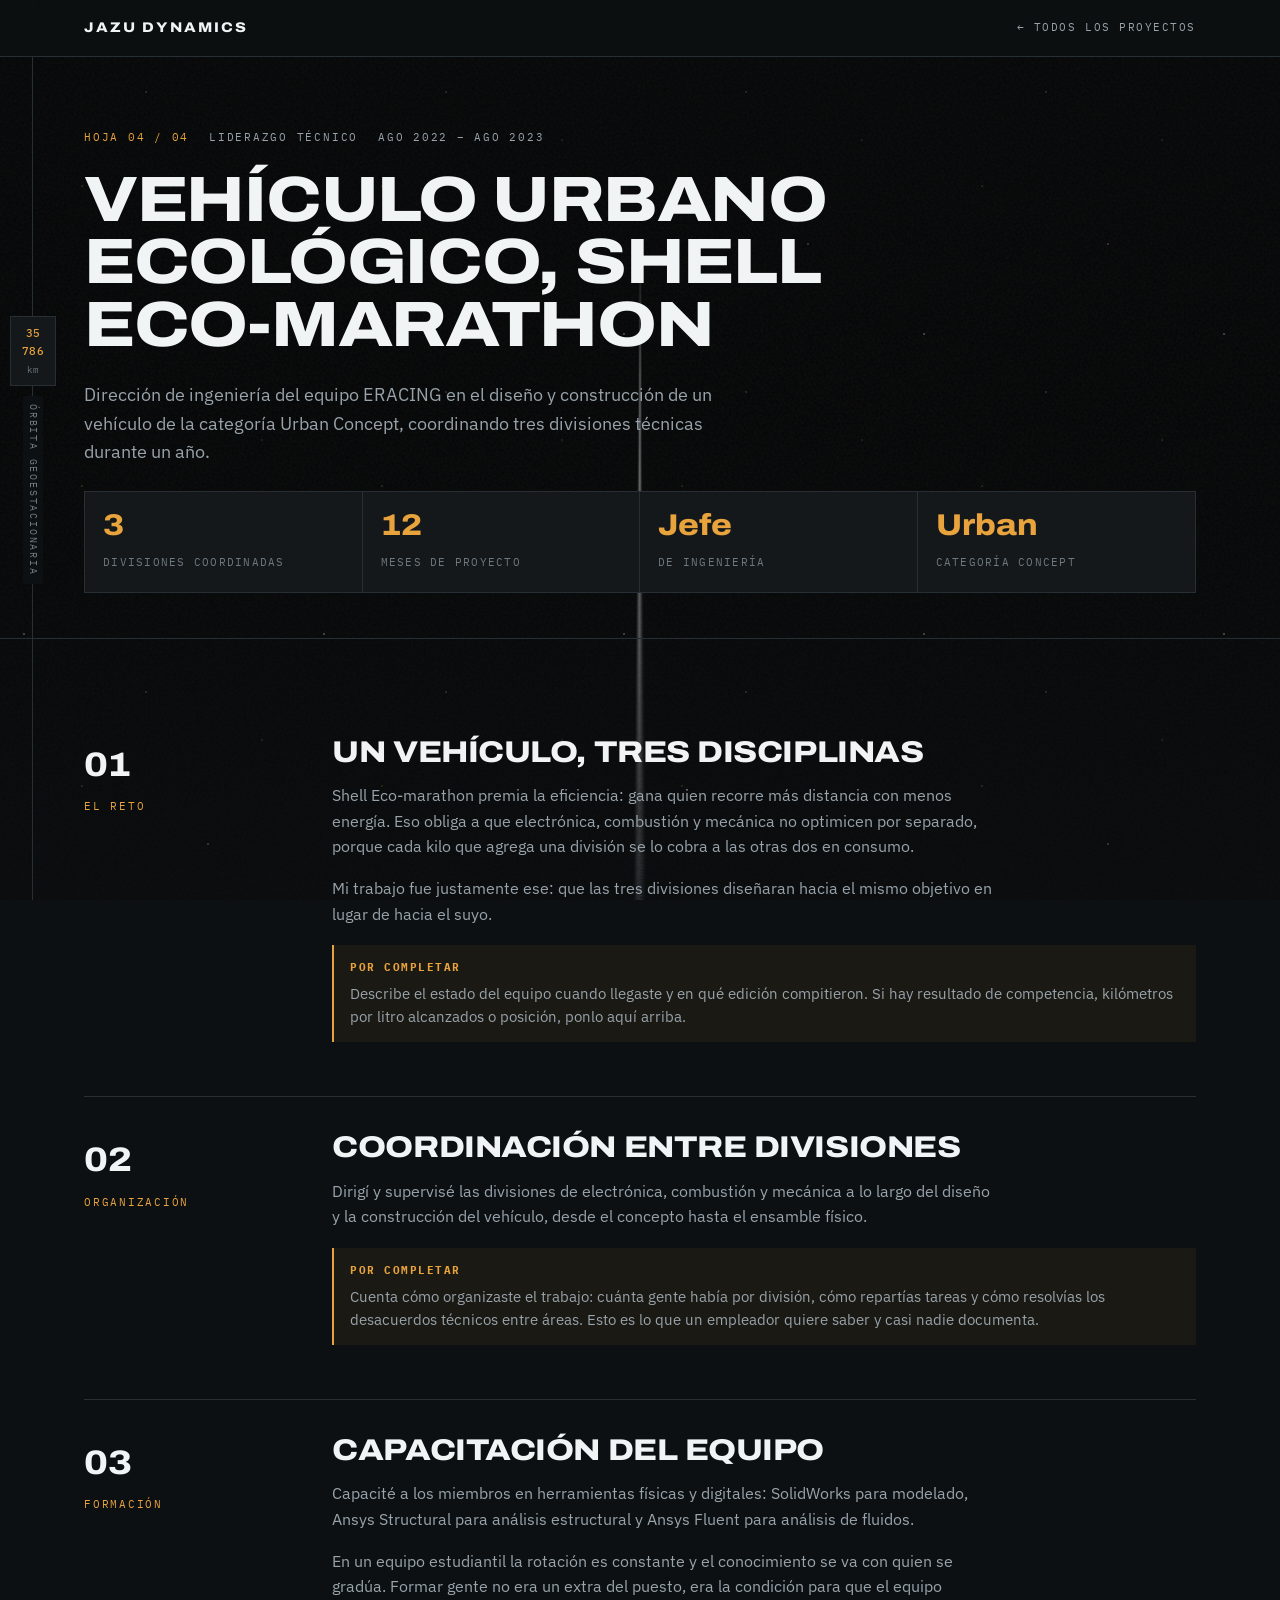
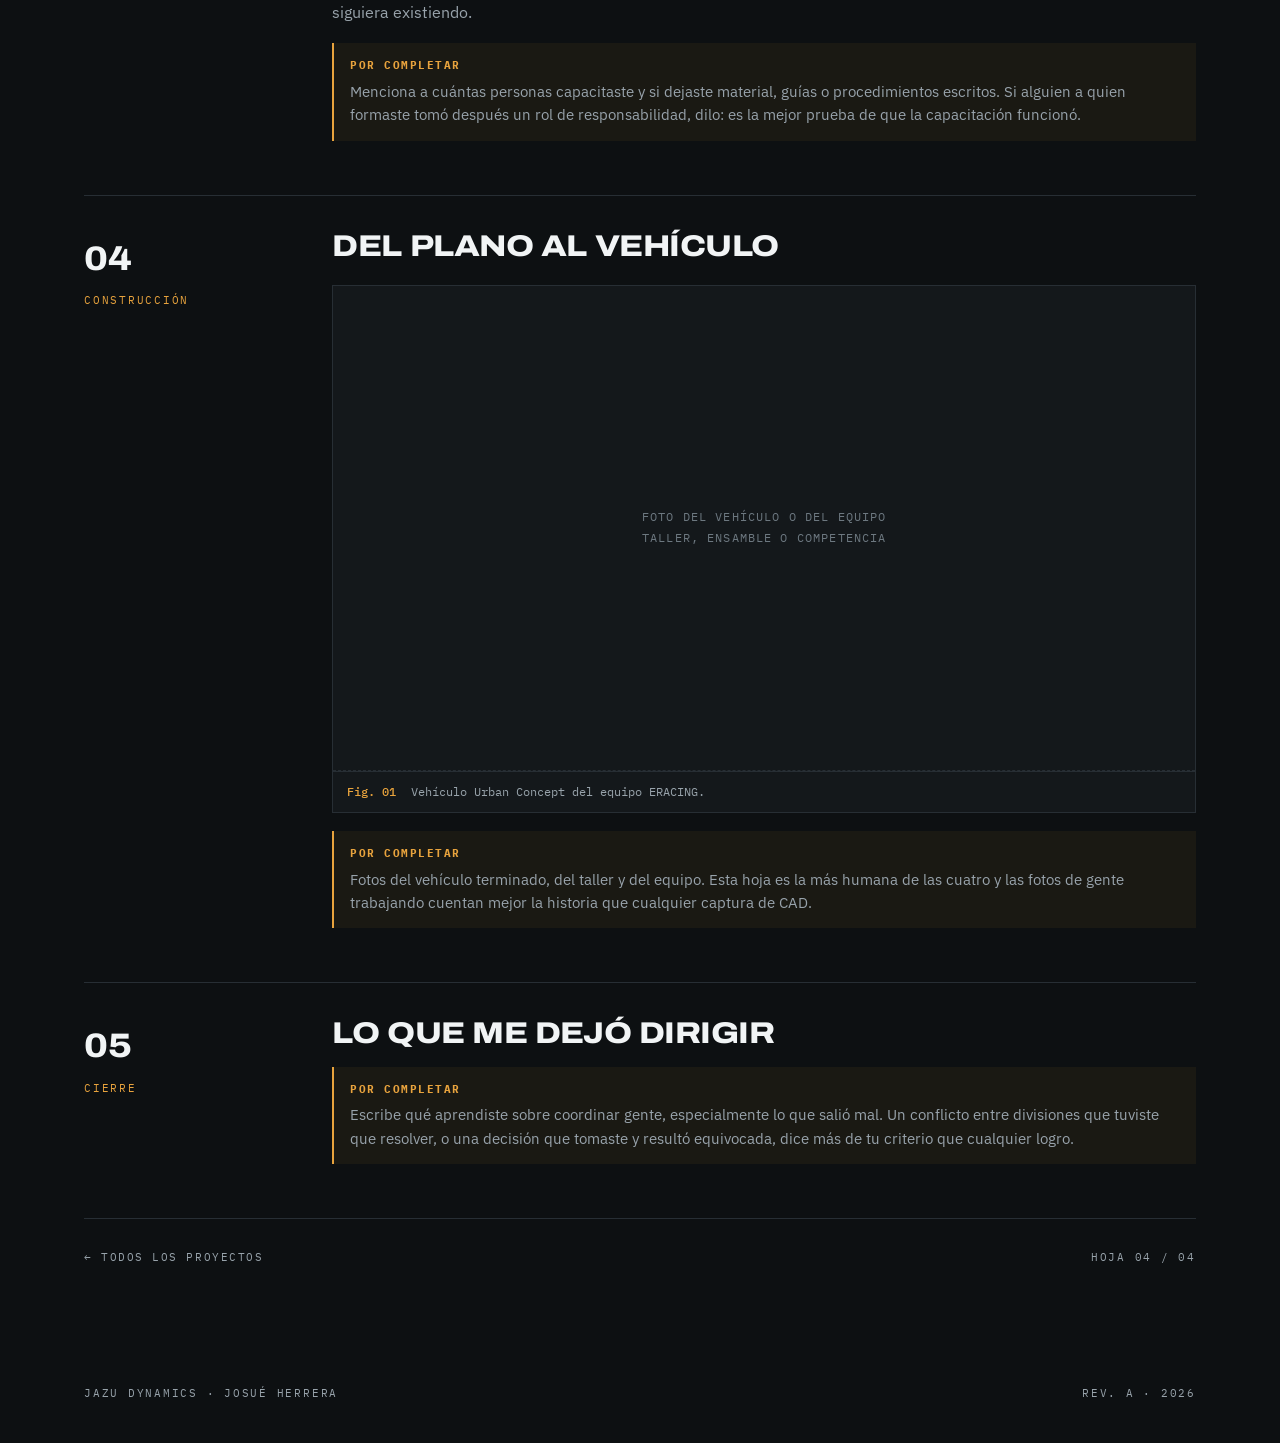
<file: proyecto-04.html>
<!DOCTYPE html>
<html lang="es">
<head>
<meta charset="utf-8">
<meta name="viewport" content="width=device-width, initial-scale=1">
<title>Vehículo urbano Shell Eco-marathon — JAZU DYNAMICS</title>
<meta name="description" content="Dirección de ingeniería del equipo ERACING para la competencia Shell Eco-marathon, categoría Urban Concept.">
<link rel="preconnect" href="https://fonts.googleapis.com">
<link rel="preconnect" href="https://fonts.gstatic.com" crossorigin>
<link href="https://fonts.googleapis.com/css2?family=Archivo:wdth,wght@100..125,400..900&family=IBM+Plex+Mono:wght@400;500&family=IBM+Plex+Sans:wght@400;500&display=swap" rel="stylesheet">
<link rel="stylesheet" href="styles.css">
</head>
<body>

<div class="sky" aria-hidden="true"></div>
<div class="stars" aria-hidden="true"></div>

<aside class="alt" aria-hidden="true">
  <div class="alt__rail"><span class="alt__marks"></span></div>
  <div class="alt__read"><b id="altVal">35 786</b><span>km</span></div>
  <div class="alt__zone" id="altZone">Órbita geoestacionaria</div>
</aside>

<header class="bar">
  <div class="wrap bar__in">
    <a class="bar__name" href="index.html">JAZU DYNAMICS</a>
    <nav class="bar__nav">
      <a class="back" href="index.html">← Todos los proyectos</a>
    </nav>
  </div>
</header>

<main>

  <div class="phead">
    <div class="wrap">
      <div class="phead__meta">
        <span class="tag tag--amber">Hoja 04 / 04</span>
        <span class="tag">Liderazgo técnico</span>
        <span class="tag">Ago 2022 – Ago 2023</span>
      </div>
      <h1>Vehículo urbano ecológico, Shell Eco-marathon</h1>
      <p>Dirección de ingeniería del equipo ERACING en el diseño y construcción de un vehículo de la categoría Urban Concept, coordinando tres divisiones técnicas durante un año.</p>

      <div class="datos">
        <div class="dato"><b>3</b><span>Divisiones coordinadas</span></div>
        <div class="dato"><b>12</b><span>Meses de proyecto</span></div>
        <div class="dato"><b>Jefe</b><span>De ingeniería</span></div>
        <div class="dato"><b>Urban</b><span>Categoría Concept</span></div>
      </div>
    </div>
  </div>

  <div class="pbody">
    <div class="wrap">

      <section class="part">
        <div class="part__no"><b>01</b>El reto</div>
        <div>
          <h2>Un vehículo, tres disciplinas</h2>
          <p>Shell Eco-marathon premia la eficiencia: gana quien recorre más distancia con menos energía. Eso obliga a que electrónica, combustión y mecánica no optimicen por separado, porque cada kilo que agrega una división se lo cobra a las otras dos en consumo.</p>
          <p>Mi trabajo fue justamente ese: que las tres divisiones diseñaran hacia el mismo objetivo en lugar de hacia el suyo.</p>

          <div class="todo">
            <b>Por completar</b>
            Describe el estado del equipo cuando llegaste y en qué edición compitieron. Si hay resultado de competencia, kilómetros por litro alcanzados o posición, ponlo aquí arriba.
          </div>
        </div>
      </section>

      <section class="part">
        <div class="part__no"><b>02</b>Organización</div>
        <div>
          <h2>Coordinación entre divisiones</h2>
          <p>Dirigí y supervisé las divisiones de electrónica, combustión y mecánica a lo largo del diseño y la construcción del vehículo, desde el concepto hasta el ensamble físico.</p>

          <div class="todo">
            <b>Por completar</b>
            Cuenta cómo organizaste el trabajo: cuánta gente había por división, cómo repartías tareas y cómo resolvías los desacuerdos técnicos entre áreas. Esto es lo que un empleador quiere saber y casi nadie documenta.
          </div>
        </div>
      </section>

      <section class="part">
        <div class="part__no"><b>03</b>Formación</div>
        <div>
          <h2>Capacitación del equipo</h2>
          <p>Capacité a los miembros en herramientas físicas y digitales: SolidWorks para modelado, Ansys Structural para análisis estructural y Ansys Fluent para análisis de fluidos.</p>
          <p>En un equipo estudiantil la rotación es constante y el conocimiento se va con quien se gradúa. Formar gente no era un extra del puesto, era la condición para que el equipo siguiera existiendo.</p>

          <div class="todo">
            <b>Por completar</b>
            Menciona a cuántas personas capacitaste y si dejaste material, guías o procedimientos escritos. Si alguien a quien formaste tomó después un rol de responsabilidad, dilo: es la mejor prueba de que la capacitación funcionó.
          </div>
        </div>
      </section>

      <section class="part">
        <div class="part__no"><b>04</b>Construcción</div>
        <div>
          <h2>Del plano al vehículo</h2>
          <figure class="fig">
            <div class="fig__hueco">Foto del vehículo o del equipo<br>Taller, ensamble o competencia</div>
            <figcaption><b>Fig. 01</b> Vehículo Urban Concept del equipo ERACING.</figcaption>
          </figure>

          <div class="todo">
            <b>Por completar</b>
            Fotos del vehículo terminado, del taller y del equipo. Esta hoja es la más humana de las cuatro y las fotos de gente trabajando cuentan mejor la historia que cualquier captura de CAD.
          </div>
        </div>
      </section>

      <section class="part">
        <div class="part__no"><b>05</b>Cierre</div>
        <div>
          <h2>Lo que me dejó dirigir</h2>
          <div class="todo">
            <b>Por completar</b>
            Escribe qué aprendiste sobre coordinar gente, especialmente lo que salió mal. Un conflicto entre divisiones que tuviste que resolver, o una decisión que tomaste y resultó equivocada, dice más de tu criterio que cualquier logro.
          </div>
        </div>
      </section>

      <div class="siguiente">
        <a class="back" href="index.html">← Todos los proyectos</a>
        <span class="tag">Hoja 04 / 04</span>
      </div>

    </div>
  </div>

</main>

<footer>
  <div class="wrap rev">
    <span class="tag">Jazu Dynamics · Josué Herrera</span>
    <span class="tag">Rev. A · <span id="anio">2026</span></span>
  </div>
</footer>

<script src="app.js"></script>
</body>
</html>
</file>
<file: styles.css>
:root{
  --bg:#0D1012;
  --panel:#14181B;
  --panel-2:#191E22;
  --line:#272E34;
  --line-soft:#1D2328;
  --steel:#98A3AB;
  --dim:#6D7880;
  --ink:#F1F4F5;
  --amber:#E8A33D;
  --sans:"IBM Plex Sans",system-ui,sans-serif;
  --mono:"IBM Plex Mono",ui-monospace,monospace;
  --display:"Archivo",system-ui,sans-serif;
  --pad:clamp(20px,5vw,72px);
}
*{box-sizing:border-box}
html{scroll-behavior:smooth;background:var(--bg)}
body{
  position:relative;
  margin:0;color:var(--steel);
  font-family:var(--sans);font-size:16px;line-height:1.6;
  -webkit-font-smoothing:antialiased;
}
body::before{display:none}
a{color:inherit}
.wrap{max-width:1240px;margin:0 auto;padding:0 var(--pad)}
.tag{font-family:var(--mono);font-size:11px;letter-spacing:.16em;text-transform:uppercase;color:var(--steel)}
.tag--amber{color:var(--amber)}
h1,h2,h3{font-family:var(--display);font-variation-settings:"wdth" 116;color:var(--ink);margin:0;line-height:.98;text-transform:uppercase}

/* ---------- barra ---------- */
.bar{position:sticky;top:0;z-index:50;background:rgba(13,16,18,.88);backdrop-filter:blur(8px);border-bottom:1px solid var(--line)}
.bar__in{display:flex;align-items:center;justify-content:space-between;gap:16px;height:56px}
.bar__name{font-family:var(--display);font-variation-settings:"wdth" 112;font-weight:800;font-size:14px;letter-spacing:.14em;color:var(--ink);text-transform:uppercase;text-decoration:none}
.bar__nav{display:flex;gap:22px}
.bar__nav a{font-family:var(--mono);font-size:11px;letter-spacing:.14em;text-transform:uppercase;text-decoration:none;color:var(--steel)}
.bar__nav a:hover{color:var(--amber)}
.bar__nav a:focus-visible,.bar__name:focus-visible{outline:2px solid var(--amber);outline-offset:3px}
@media(max-width:640px){.bar__nav a:nth-child(2){display:none}}

/* ---------- hero ---------- */
.hero{padding:clamp(52px,10vh,112px) 0 clamp(48px,9vh,92px);border-bottom:1px solid var(--line)}
.hero__grid{display:grid;grid-template-columns:1.1fr .9fr;gap:clamp(28px,5vw,64px);align-items:center}
@media(max-width:900px){.hero__grid{grid-template-columns:1fr}}
.hero__eyebrow{display:flex;align-items:center;gap:14px;margin-bottom:24px;flex-wrap:wrap}
h1{font-weight:800;font-size:clamp(40px,7.4vw,94px);letter-spacing:-.025em}
.hero__sig{display:flex;align-items:center;gap:14px;margin-top:20px;padding-top:18px;border-top:1px solid var(--line)}
.hero__sig b{color:var(--ink);font-family:var(--sans);font-weight:500;font-size:15px}
.hero__lead{max-width:48ch;margin:20px 0 0;font-size:clamp(16px,1.5vw,18px)}
.hero__lead strong{color:var(--ink);font-weight:500}

.links{display:flex;flex-wrap:wrap;gap:10px;margin-top:32px}
.link{display:inline-flex;align-items:center;gap:10px;padding:11px 16px;border:1px solid var(--line);background:var(--panel);text-decoration:none;font-family:var(--mono);font-size:12px;letter-spacing:.12em;text-transform:uppercase;color:var(--ink);transition:border-color .18s,background .18s,transform .18s}
.link:hover{border-color:var(--amber);background:var(--panel-2);transform:translateY(-2px)}
.link:focus-visible{outline:2px solid var(--amber);outline-offset:2px}
.link i{width:5px;height:5px;background:var(--amber);display:block;flex:none}

/* ---------- dibujo tobera ---------- */
.plate{border:1px solid var(--line);background:var(--panel);padding:18px}
.plate svg{width:100%;height:auto;display:block}
.draw{stroke:var(--ink);fill:none;stroke-width:1.7;vector-effect:non-scaling-stroke;stroke-linecap:round}
.draw--thin{stroke:var(--steel);stroke-width:1}
.draw--center{stroke:var(--amber);stroke-width:1;stroke-dasharray:16 4 3 4;opacity:.8}
.ani{stroke-dasharray:1600;stroke-dashoffset:1600;animation:draw 1.6s cubic-bezier(.6,.05,.2,1) forwards}
.d1{animation-delay:.1s}.d2{animation-delay:.45s}.d3{animation-delay:.8s}.d4{animation-delay:1.1s}
@keyframes draw{to{stroke-dashoffset:0}}
.lbl{font-family:"IBM Plex Mono",monospace;font-size:10.5px;letter-spacing:.08em;fill:var(--steel)}
.lbl--amber{fill:var(--amber)}
.fade{opacity:0;animation:fade .6s ease 1.35s forwards}
@keyframes fade{to{opacity:1}}
.plate__foot{display:flex;justify-content:space-between;border-top:1px solid var(--line);margin-top:14px;padding-top:10px;gap:12px}

/* ---------- secciones ---------- */
section{padding:clamp(54px,9vh,100px) 0;border-bottom:1px solid var(--line)}
.head{display:flex;align-items:baseline;justify-content:space-between;gap:20px;margin-bottom:38px;border-bottom:1px solid var(--line);padding-bottom:16px;flex-wrap:wrap}
h2{font-weight:800;font-size:clamp(26px,4vw,44px);letter-spacing:-.015em}

.sheets{display:grid;gap:22px}
.sheet{border:1px solid var(--line);background:var(--panel);transition:border-color .2s}
.sheet:hover{border-color:#3A444C}
.sheet__body{padding:clamp(22px,3.4vw,36px);display:grid;grid-template-columns:1fr 1fr;gap:clamp(20px,3vw,44px)}
@media(max-width:820px){.sheet__body{grid-template-columns:1fr;gap:18px}}
h3{font-weight:700;font-size:clamp(19px,2.3vw,27px);margin:10px 0 14px;line-height:1.08}
.sheet p{margin:0}
.bullets{margin:0;padding:0;list-style:none}
.bullets li{position:relative;padding-left:18px;margin-bottom:9px;font-size:15px}
.bullets li:last-child{margin-bottom:0}
.bullets li::before{content:"";position:absolute;left:0;top:10px;width:7px;height:1px;background:var(--amber)}
.bullets b{color:var(--ink);font-weight:500}

.block{display:grid;grid-template-columns:repeat(4,1fr);border-top:1px solid var(--line)}
@media(max-width:560px){.block{grid-template-columns:repeat(2,1fr)}}
.cell{padding:12px 16px;border-right:1px solid var(--line)}
.cell:last-child{border-right:0}
@media(max-width:560px){.cell:nth-child(2n){border-right:0}.cell:nth-child(-n+2){border-bottom:1px solid var(--line)}}
.cell dt{font-family:var(--mono);font-size:10px;letter-spacing:.14em;text-transform:uppercase;color:var(--dim);margin-bottom:4px}
.cell dd{margin:0;font-family:var(--mono);font-size:12.5px;color:var(--ink)}

.specs{border:1px solid var(--line);background:var(--panel)}
.row{display:grid;grid-template-columns:190px 1fr;gap:16px;padding:16px clamp(16px,2.4vw,28px);border-bottom:1px solid var(--line)}
.row:last-child{border-bottom:0}
@media(max-width:640px){.row{grid-template-columns:1fr;gap:6px}}
.row dd{margin:0;color:var(--ink);font-size:15px}

.contact{display:grid;grid-template-columns:1fr auto;gap:32px;align-items:end}
@media(max-width:820px){.contact{grid-template-columns:1fr;align-items:start}}
.contact p{max-width:48ch;margin:16px 0 0}

footer{padding:26px 0 40px}
.rev{display:flex;flex-wrap:wrap;gap:14px 28px;justify-content:space-between}

/* ---------- descenso: cielo, estrellas, altímetro ---------- */
.sky{
  position:fixed;inset:0;z-index:-3;pointer-events:none;
  /* 1) velo oscuro para proteger el texto  2) foto del elevador  3) base por si la foto no carga */
  background-image:
    linear-gradient(180deg,rgba(13,16,18,.42) 0%,rgba(13,16,18,.30) 45%,rgba(13,16,18,.68) 100%),
    url("fondo.png"),
    linear-gradient(to bottom,#04060A 0%,#070C13 50%,#0E1C26 100%);
  background-size:100% 100%, cover, 100% 100%;
  background-position:0 0, 50% calc(var(--p,0) * 100%), 0 0;
  background-repeat:no-repeat,no-repeat,no-repeat;
}
@media(max-width:900px){
  /* en celular el texto pasa justo encima del cable: se oscurece más */
  .sky{background-image:
    linear-gradient(180deg,rgba(13,16,18,.62) 0%,rgba(13,16,18,.55) 45%,rgba(13,16,18,.80) 100%),
    url("fondo.png"),
    linear-gradient(to bottom,#04060A 0%,#070C13 50%,#0E1C26 100%);}
}
.stars{
  position:fixed;inset:0;z-index:-2;pointer-events:none;opacity:var(--stars,1);
  background-image:
    radial-gradient(1.2px 1.2px at 24px 34px,rgba(255,255,255,.55),transparent),
    radial-gradient(1px 1px at 146px 92px,rgba(255,255,255,.4),transparent),
    radial-gradient(1px 1px at 82px 186px,rgba(232,163,61,.5),transparent),
    radial-gradient(1.4px 1.4px at 208px 244px,rgba(255,255,255,.32),transparent),
    radial-gradient(1px 1px at 262px 140px,rgba(255,255,255,.28),transparent);
  background-size:300px 300px;
  background-position:0 var(--drift,0px);
}
.alt{
  position:fixed;left:10px;top:0;bottom:0;width:46px;z-index:40;pointer-events:none;
  display:none;flex-direction:column;align-items:center;justify-content:center;gap:10px;
}
@media(min-width:1200px){.alt{display:flex}}
.alt__rail{position:absolute;top:0;bottom:0;left:22px;width:1px;background:var(--line);overflow:hidden}
.alt__marks{
  position:absolute;left:-6px;width:13px;top:-60px;bottom:-60px;
  background-image:repeating-linear-gradient(to bottom,var(--line) 0 1px,transparent 1px 44px);
  transform:translateY(var(--tick,0px));
}
.alt__read{
  position:relative;background:var(--panel);border:1px solid var(--line);
  padding:8px 2px;text-align:center;min-width:46px;
}
.alt__read b{display:block;font-family:var(--mono);font-weight:500;font-size:11px;color:var(--amber);letter-spacing:.02em}
.alt__read span{display:block;font-family:var(--mono);font-size:9px;letter-spacing:.14em;color:var(--dim);margin-top:2px}
.alt__zone{
  position:relative;writing-mode:vertical-rl;font-family:var(--mono);font-size:10px;
  letter-spacing:.18em;text-transform:uppercase;color:var(--dim);
  background:var(--bg);padding:8px 2px;max-height:34vh;overflow:hidden;
}
/* versión compacta en pantallas chicas */
@media(max-width:1199px){
  .alt{
    display:flex;flex-direction:row;align-items:center;gap:8px;
    left:auto;right:12px;top:auto;bottom:12px;width:auto;
    background:rgba(13,16,18,.85);backdrop-filter:blur(6px);
    border:1px solid var(--line);padding:6px 10px;
  }
  .alt__rail,.alt__zone{display:none}
  .alt__read{border:0;background:none;padding:0;min-width:0;display:flex;align-items:baseline;gap:5px}
  .alt__read span{margin:0}
}

.reveal{opacity:0;transform:translateY(14px);transition:opacity .6s ease,transform .6s ease}
.reveal.in{opacity:1;transform:none}
@media(prefers-reduced-motion:reduce){
  .ani{animation:none;stroke-dashoffset:0}
  .fade{animation:none;opacity:1}
  .alt__marks{transform:none}
  .stars{background-position:0 0}
  .reveal{opacity:1;transform:none;transition:none}
  html{scroll-behavior:auto}
}

/* ================= enlace de hoja en las tarjetas ================= */
.sheet{position:relative}
.sheet:hover{border-color:var(--amber)}
.go{
  display:inline-flex;align-items:center;gap:8px;margin-top:16px;
  font-family:var(--mono);font-size:11.5px;letter-spacing:.14em;text-transform:uppercase;
  color:var(--amber);text-decoration:none;border-bottom:1px solid transparent;padding-bottom:2px;
}
.go::after{content:"";position:absolute;inset:0;z-index:2}
.sheet:hover .go{border-bottom-color:var(--amber)}
.go:focus-visible{outline:2px solid var(--amber);outline-offset:3px}

/* ================= página de proyecto ================= */
.back{font-family:var(--mono);font-size:11px;letter-spacing:.14em;text-transform:uppercase;color:var(--steel);text-decoration:none}
.back:hover{color:var(--amber)}

.phead{padding:clamp(44px,8vh,84px) 0 clamp(28px,5vh,52px);border-bottom:1px solid var(--line)}
.phead h1{font-size:clamp(30px,5.4vw,64px);letter-spacing:-.02em;max-width:19ch}
.phead__meta{display:flex;flex-wrap:wrap;gap:12px 20px;margin-bottom:22px}
.phead p{max-width:62ch;margin:24px 0 0;font-size:clamp(16px,1.5vw,18px)}

.pbody{padding:clamp(44px,7vh,80px) 0}
.part{display:grid;grid-template-columns:210px 1fr;gap:clamp(20px,3vw,48px);padding:clamp(28px,4vh,44px) 0;border-bottom:1px solid var(--line)}
.part:last-of-type{border-bottom:0}
@media(max-width:820px){.part{grid-template-columns:1fr;gap:14px}}
.part__no{font-family:var(--mono);font-size:11px;letter-spacing:.16em;text-transform:uppercase;color:var(--amber)}
.part__no b{display:block;font-family:var(--display);font-variation-settings:"wdth" 112;font-weight:800;font-size:34px;color:var(--ink);letter-spacing:-.01em;margin-bottom:6px}
.part h2{font-size:clamp(20px,2.6vw,30px);margin-bottom:16px}
.part p{margin:0 0 16px;max-width:66ch}
.part p:last-child{margin-bottom:0}

/* figuras */
.fig{margin:24px 0 0;border:1px solid var(--line);background:var(--panel)}
.fig img{display:block;width:100%;height:auto}
.fig__hueco{
  aspect-ratio:16/9;display:flex;align-items:center;justify-content:center;text-align:center;
  border-bottom:1px dashed var(--line);color:var(--dim);font-family:var(--mono);font-size:11.5px;
  letter-spacing:.1em;text-transform:uppercase;padding:20px;line-height:1.8;
}
.fig figcaption{padding:11px 14px;font-family:var(--mono);font-size:11.5px;color:var(--steel);border-top:1px solid var(--line)}
.fig figcaption b{color:var(--amber);font-weight:500;margin-right:8px}

/* datos duros */
.datos{display:grid;grid-template-columns:repeat(auto-fit,minmax(150px,1fr));border:1px solid var(--line);background:var(--panel);margin-top:24px}
.dato{padding:18px;border-right:1px solid var(--line)}
.dato:last-child{border-right:0}
@media(max-width:640px){.dato{border-right:0;border-bottom:1px solid var(--line)}.dato:last-child{border-bottom:0}}
.dato b{display:block;font-family:var(--display);font-variation-settings:"wdth" 112;font-weight:800;font-size:30px;color:var(--amber);line-height:1;margin-bottom:8px}
.dato span{font-family:var(--mono);font-size:10.5px;letter-spacing:.12em;text-transform:uppercase;color:var(--dim)}

/* pendiente por completar */
.todo{border-left:2px solid var(--amber);background:rgba(232,163,61,.06);padding:14px 16px;margin:18px 0;font-size:14.5px}
.todo b{color:var(--amber);font-family:var(--mono);font-size:10.5px;letter-spacing:.14em;text-transform:uppercase;display:block;margin-bottom:6px}

/* pie de navegación */
.siguiente{display:flex;justify-content:space-between;align-items:center;gap:20px;flex-wrap:wrap;padding:30px 0;border-top:1px solid var(--line)}

/* imagen propia dentro del marco técnico del hero */
.plate__img{display:block;width:100%;height:auto;background:#000}
</file>
